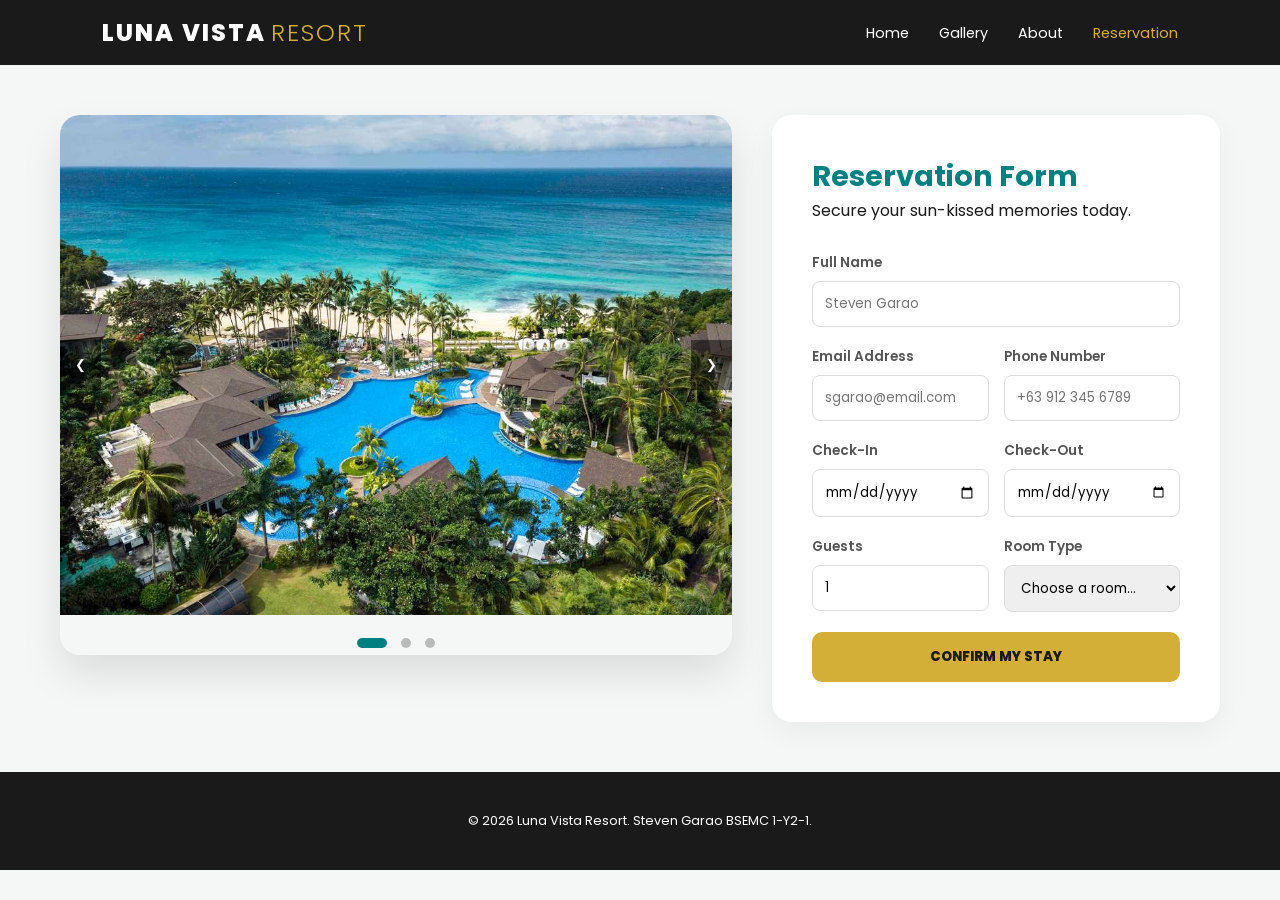
<file: Luna Vista Resort (Travel)/index.html>
<!DOCTYPE html>
<html lang="en">
<head>
    <meta charset="UTF-8">
    <meta name="viewport" content="width=device-width, initial-scale=1.0">
    <title>Reservation | Luna Vista Resort</title>
    <link rel="stylesheet" href="style.css">
    <link href="https://fonts.googleapis.com/css2?family=Poppins:wght@300;400;600;800&display=swap" rel="stylesheet">
</head>
<body class="res-body">

    <header class="navbar static">
        <a href="login.html" class="logo">LUNA VISTA<span>RESORT</span></a>
        <nav>
            <ul class="nav-links">
                <li><a href="login.html">Home</a></li>
                <li><a href="#">Gallery</a></li>
                <li><a href="#">About</a></li>
                <li><a href="index.html" class="active">Reservation</a></li>
            </ul>
        </nav>
    </header>

    <main class="res-container">
        <div class="res-grid">
            <section class="gallery-side">
                <div class="carousel-wrapper">
                    <div class="carousel">
                        <img src="pic1.jpg" class="slide active" alt="Room 1">
                        <img src="pic2.jpg" class="slide" alt="Room 2">
                        <img src="pic3.jpg" class="slide" alt="Room 3">
                        
                        <button class="carousel-btn prev">&#10094;</button>
                        <button class="carousel-btn next">&#10095;</button>
                    </div>
                    <div class="dots">
                        <span class="dot active"></span>
                        <span class="dot"></span>
                        <span class="dot"></span>
                    </div>
                </div>
            </section>

            <section class="form-side">
                <div class="form-header">
                    <h2>Reservation Form</h2>
                    <p>Secure your sun-kissed memories today.</p>
                </div>

                <form id="reservationForm" class="pro-form">
                    <div class="field">
                        <label>Full Name</label>
                        <input type="text" placeholder="Steven Garao" required>
                    </div>

                    <div class="two-col">
                        <div class="field">
                            <label>Email Address</label>
                            <input type="email" placeholder="sgarao@email.com" required>
                        </div>
                        <div class="field">
                            <label>Phone Number</label>
                            <input type="tel" placeholder="+63 912 345 6789" required>
                        </div>
                    </div>

                    <div class="two-col">
                        <div class="field">
                            <label>Check-In</label>
                            <input type="date" required>
                        </div>
                        <div class="field">
                            <label>Check-Out</label>
                            <input type="date" required>
                        </div>
                    </div>

                    <div class="two-col">
                        <div class="field">
                            <label>Guests</label>
                            <input type="number" min="1" max="12" value="1" required>
                        </div>
                        <div class="field">
                            <label>Room Type</label>
                            <select required>
                                <option value="">Choose a room...</option>
                                <option>Standard Garden View</option>
                                <option>Deluxe Ocean Suite</option>
                                <option>Presidential Villa</option>
                            </select>
                        </div>
                    </div>
                    
                    <button type="submit" class="main-btn">Confirm My Stay</button>
                </form>
            </section>
        </div>
    </main>

    <footer class="site-footer">
        <p>&copy; 2026 Luna Vista Resort. Steven Garao BSEMC 1-Y2-1.</p>
    </footer>

    <script src="script.js"></script>
</body>
</html>
</file>
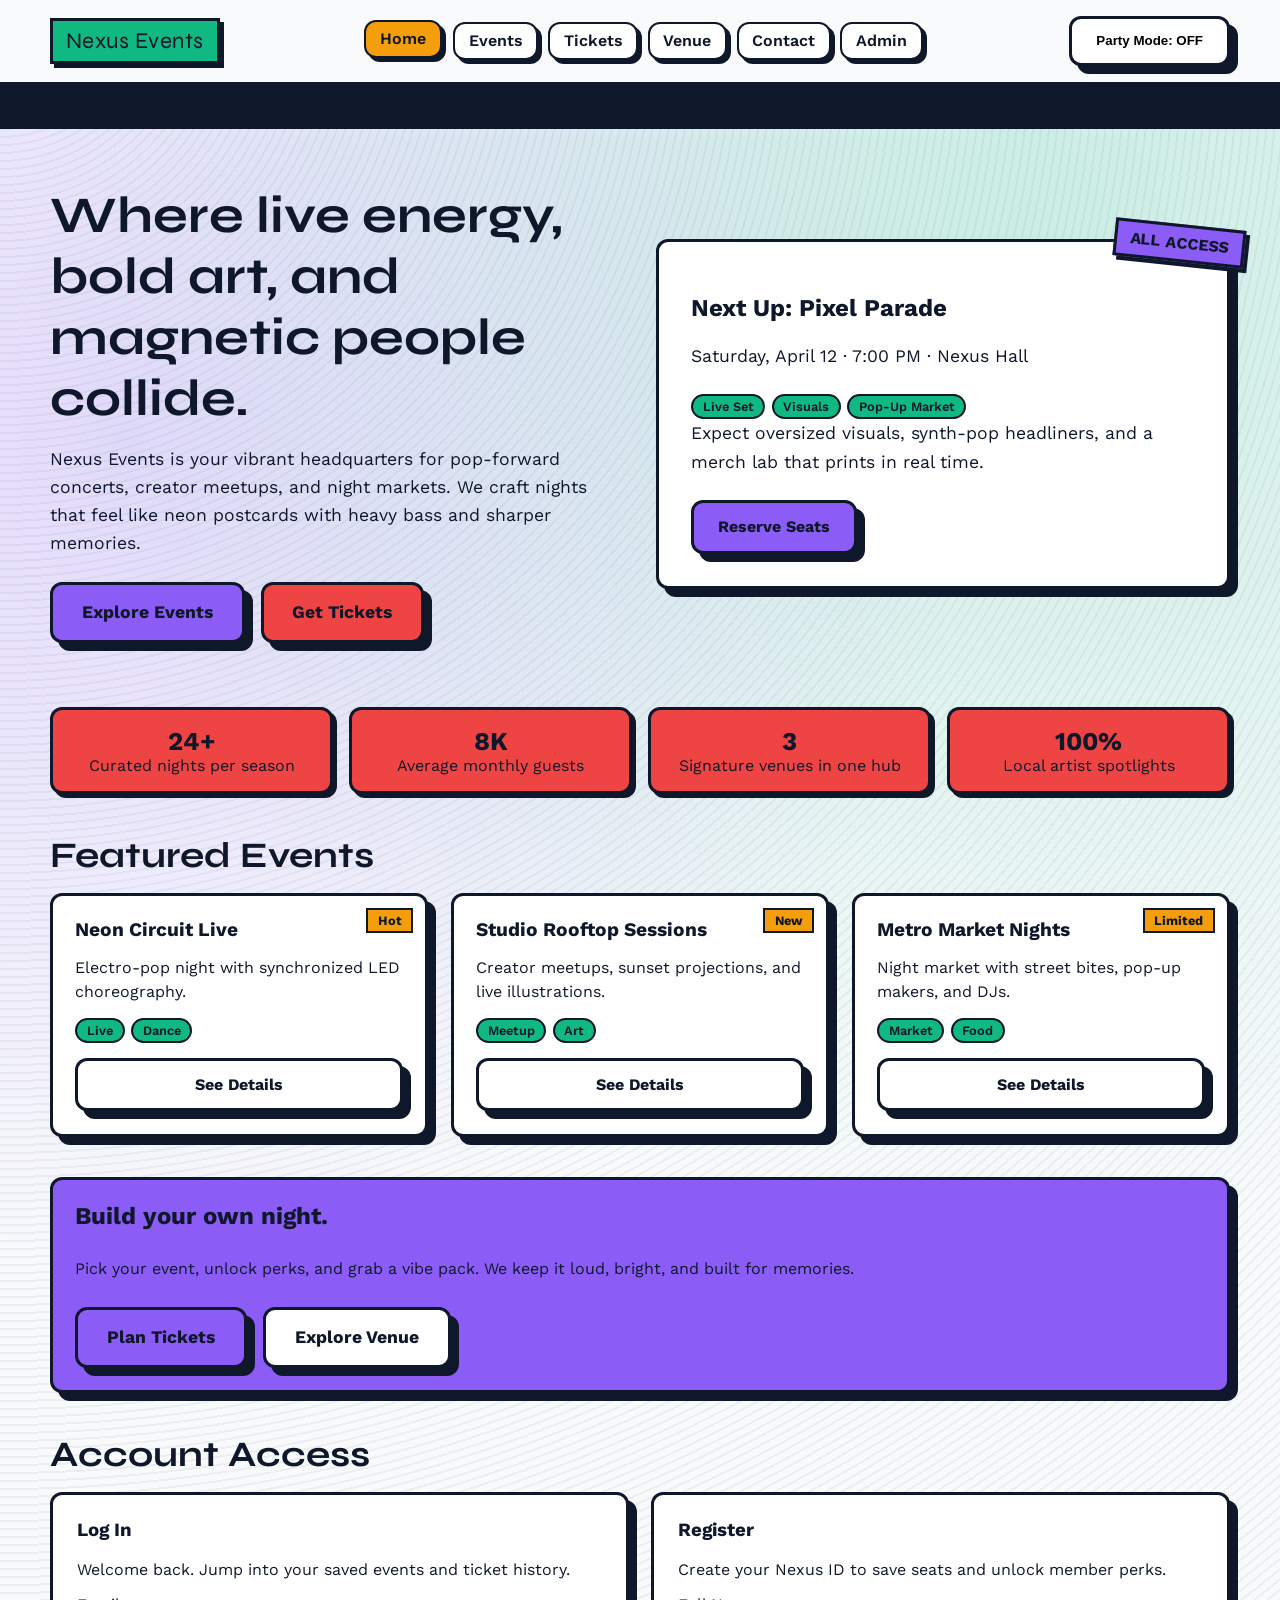
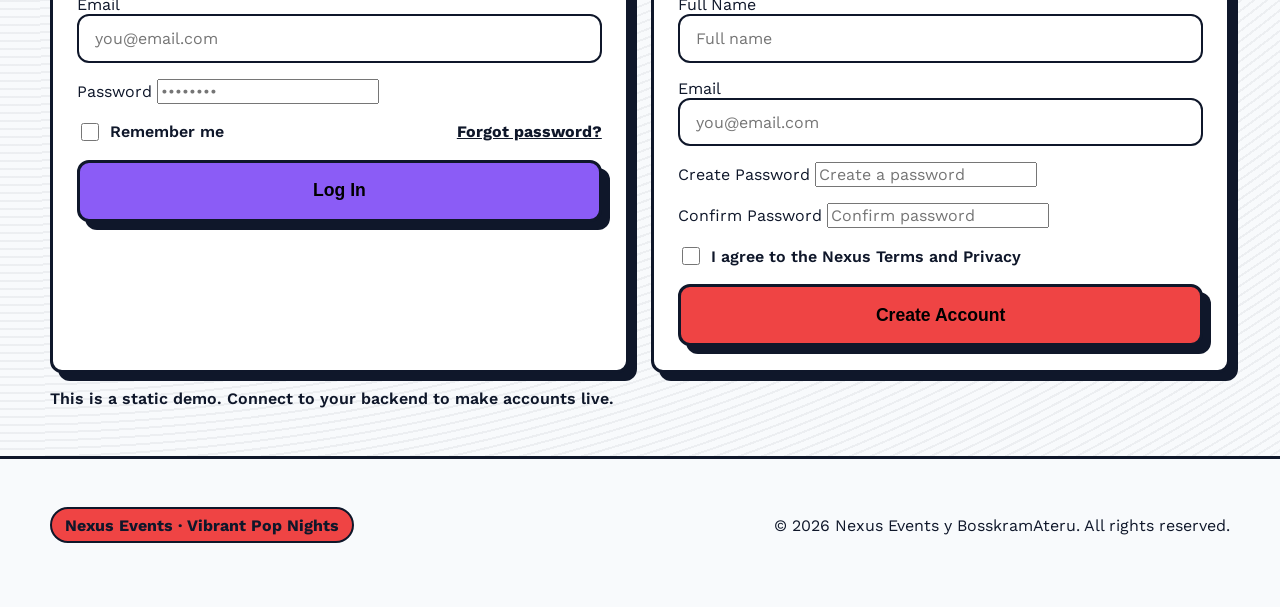
<file: Nexux Event/index.html>
﻿<!doctype html>
<html lang="en">
<head>
  <meta charset="UTF-8">
  <meta name="viewport" content="width=device-width, initial-scale=1.0">
  <title>Nexus Events | Home</title>
  <link rel="stylesheet" href="css/style.css">
</head>
<body data-page="home">
  <header class="site-header">
    <div class="container navbar">
      <a class="brand" href="index.html">Nexus Events</a>
      <nav class="nav-links">
        <a href="index.html" data-nav="home">Home</a>
        <a href="events.html" data-nav="events">Events</a>
        <a href="tickets.html" data-nav="tickets">Tickets</a>
        <a href="venue.html" data-nav="venue">Venue</a>
        <a href="contact.html" data-nav="contact">Contact</a>
        <a href="admin-login.html" data-nav="admin">Admin</a>
      </nav>
      <button class="btn btn--ghost" type="button" data-party-toggle>Party Mode: OFF</button>
    </div>
  </header>

  <div class="ticker">
    <span>NEW DROP: NEXUS NOISE WEEKENDER · TICKETS LIVE · VENUE MAP UPDATED · POP-UP MERCH LAB ·</span>
  </div>

  <main class="container">
    <section class="hero">
      <div>
        <h1>Where live energy, bold art, and magnetic people collide.</h1>
        <p>Nexus Events is your vibrant headquarters for pop-forward concerts, creator meetups, and night markets. We craft nights that feel like neon postcards with heavy bass and sharper memories.</p>
        <div class="button-row">
          <a class="btn btn--big" href="events.html" data-pulse>Explore Events</a>
          <a class="btn btn--big btn--alt" href="tickets.html">Get Tickets</a>
        </div>
      </div>
      <div class="hero-card">
        <div class="sticker">ALL ACCESS</div>
        <h2>Next Up: Pixel Parade</h2>
        <p>Saturday, April 12 · 7:00 PM · Nexus Hall</p>
        <div class="tag-row">
          <span class="tag">Live Set</span>
          <span class="tag">Visuals</span>
          <span class="tag">Pop-Up Market</span>
        </div>
        <p>Expect oversized visuals, synth-pop headliners, and a merch lab that prints in real time.</p>
        <a class="btn" href="tickets.html">Reserve Seats</a>
      </div>
    </section>

    <section class="stats">
      <div class="stat">
        <strong>24+</strong>
        Curated nights per season
      </div>
      <div class="stat">
        <strong>8K</strong>
        Average monthly guests
      </div>
      <div class="stat">
        <strong>3</strong>
        Signature venues in one hub
      </div>
      <div class="stat">
        <strong>100%</strong>
        Local artist spotlights
      </div>
    </section>

    <section>
      <h2 class="section-title">Featured Events</h2>
      <div class="grid">
        <article class="card">
          <span class="badge">Hot</span>
          <h3>Neon Circuit Live</h3>
          <p>Electro-pop night with synchronized LED choreography.</p>
          <div class="tag-row">
            <span class="tag">Live</span>
            <span class="tag">Dance</span>
          </div>
          <a class="btn btn--ghost" href="events.html">See Details</a>
        </article>
        <article class="card">
          <span class="badge">New</span>
          <h3>Studio Rooftop Sessions</h3>
          <p>Creator meetups, sunset projections, and live illustrations.</p>
          <div class="tag-row">
            <span class="tag">Meetup</span>
            <span class="tag">Art</span>
          </div>
          <a class="btn btn--ghost" href="events.html">See Details</a>
        </article>
        <article class="card">
          <span class="badge">Limited</span>
          <h3>Metro Market Nights</h3>
          <p>Night market with street bites, pop-up makers, and DJs.</p>
          <div class="tag-row">
            <span class="tag">Market</span>
            <span class="tag">Food</span>
          </div>
          <a class="btn btn--ghost" href="events.html">See Details</a>
        </article>
      </div>
    </section>

    <section style="margin-top: 2.5rem;">
      <div class="mega-banner">
        <h2>Build your own night.</h2>
        <p>Pick your event, unlock perks, and grab a vibe pack. We keep it loud, bright, and built for memories.</p>
        <div class="button-row">
          <a class="btn btn--big" href="tickets.html">Plan Tickets</a>
          <a class="btn btn--big btn--ghost" href="venue.html">Explore Venue</a>
        </div>
      </div>
    </section>

    <section style="margin-top: 2.5rem;">
      <h2 class="section-title">Account Access</h2>
      <div class="grid auth-grid">
        <div class="panel auth-card">
          <h3>Log In</h3>
          <p>Welcome back. Jump into your saved events and ticket history.</p>
          <form class="form-grid">
            <label>
              Email
              <input type="email" placeholder="you@email.com" required autocomplete="email">
            </label>
            <label>
              Password
              <input type="password" placeholder="••••••••" required autocomplete="current-password">
            </label>
            <div class="form-row">
              <label class="checkbox">
                <input type="checkbox">
                Remember me
              </label>
              <a class="link" href="contact.html">Forgot password?</a>
            </div>
            <button class="btn btn--big" type="submit">Log In</button>
          </form>
        </div>
        <div class="panel auth-card">
          <h3>Register</h3>
          <p>Create your Nexus ID to save seats and unlock member perks.</p>
          <form class="form-grid">
            <label>
              Full Name
              <input type="text" placeholder="Full name" required autocomplete="name">
            </label>
            <label>
              Email
              <input type="email" placeholder="you@email.com" required autocomplete="email">
            </label>
            <label>
              Create Password
              <input type="password" placeholder="Create a password" required autocomplete="new-password">
            </label>
            <label>
              Confirm Password
              <input type="password" placeholder="Confirm password" required autocomplete="new-password">
            </label>
            <label class="checkbox">
              <input type="checkbox" required>
              I agree to the Nexus Terms and Privacy
            </label>
            <button class="btn btn--big btn--alt" type="submit">Create Account</button>
          </form>
        </div>
      </div>
      <p class="form-note">This is a static demo. Connect to your backend to make accounts live.</p>
    </section>
  </main>

  <footer class="footer">
    <div class="container footer-inner">
      <p class="pill">Nexus Events · Vibrant Pop Nights</p>
      <p>© <span data-year></span> Nexus Events y BosskramAteru. All rights reserved.</p>
    </div>
  </footer>

  <script src="js/app.js" defer></script>
</body>
</html>
</file>
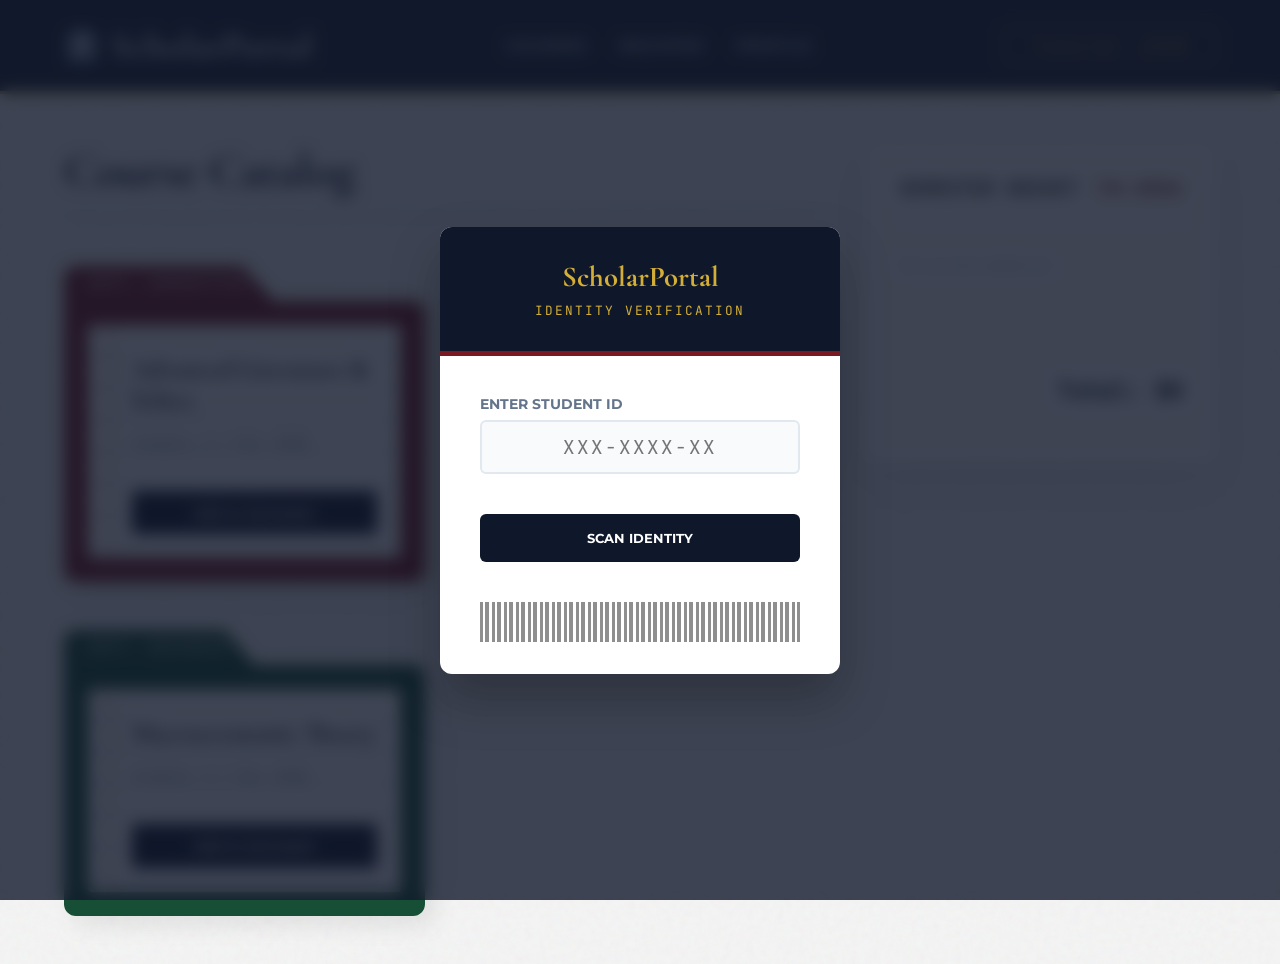
<file: ScholarPortal/index.html>
<!DOCTYPE html>
<html lang="en">
<head>
    <meta charset="UTF-8">
    <meta name="viewport" content="width=device-width, initial-scale=1.0">
    <title>ScholarPortal | Academic Excellence</title>
    <link href="https://fonts.googleapis.com/css2?family=Cormorant+Garamond:ital,wght@0,500;0,700;1,600&family=Montserrat:wght@400;600;800&family=JetBrains+Mono:wght@400;700&display=swap" rel="stylesheet">
    
    <style>
        /* =========================================================
           SCHOLARPORTAL - PRESTIGE ACADEMIC PALETTE
           ========================================================= */
        :root {
            --bg-marble: #F4F4F4;
            --navy-prestige: #0F172A;
            --gold-accent: #D4AF37;
            --folder-crimson: #7A1921;
            --folder-emerald: #164E36;
            --folder-slate: #334155;
            --paper-white: #FCFBFA;
            --ink-black: #1E1E1E;
            
            --font-serif: 'Cormorant Garamond', serif;
            --font-sans: 'Montserrat', sans-serif;
            --font-mono: 'JetBrains Mono', monospace;
        }

        * {
            margin: 0;
            padding: 0;
            box-sizing: border-box;
        }

        body {
            background-color: var(--bg-marble);
            color: var(--ink-black);
            font-family: var(--font-sans);
            /* Subtle marble/noise texture */
            background-image: url('data:image/svg+xml,%3Csvg viewBox="0 0 200 200" xmlns="http://www.w3.org/2000/svg"%3E%3Cfilter id="noiseFilter"%3E%3CfeTurbulence type="fractalNoise" baseFrequency="0.65" numOctaves="3" stitchTiles="stitch"/%3E%3C/filter%3E%3Crect width="100%25" height="100%25" filter="url(%23noiseFilter)" opacity="0.05"/%3E%3C/svg%3E');
            display: flex;
            flex-direction: column;
            min-height: 100vh;
        }

        /* ================= PREMIUM GLASSMORPHISM NAVBAR ================= */
        nav {
            background: rgba(15, 23, 42, 0.95);
            backdrop-filter: blur(10px);
            padding: 1.5rem 4rem;
            display: flex;
            justify-content: space-between;
            align-items: center;
            position: sticky;
            top: 0;
            z-index: 1000;
            border-bottom: 3px solid var(--gold-accent);
        }

        .brand-logo {
            font-family: var(--font-serif);
            font-size: 2.2rem;
            font-weight: 700;
            color: var(--paper-white);
            letter-spacing: 1px;
            display: flex;
            align-items: center;
            gap: 10px;
        }

        .brand-logo::before {
            content: '🏛️';
            font-size: 1.8rem;
        }

        .nav-links {
            display: flex;
            gap: 2rem;
            list-style: none;
        }

        .nav-links a {
            color: #CBD5E1;
            text-decoration: none;
            font-weight: 600;
            font-size: 0.95rem;
            text-transform: uppercase;
            letter-spacing: 1px;
            transition: color 0.3s;
        }

        .nav-links a:hover {
            color: var(--gold-accent);
        }

        .nav-info-badge {
            background: transparent;
            border: 1px solid var(--gold-accent);
            color: var(--gold-accent);
            padding: 0.5rem 1.5rem;
            font-family: var(--font-mono);
            font-size: 0.9rem;
            border-radius: 4px;
            transition: all 0.3s;
            cursor: pointer;
        }

        .nav-info-badge:hover, .nav-info-badge.active {
            background: var(--gold-accent);
            color: var(--navy-prestige);
            font-weight: 700;
        }

        /* ================= LAYOUT GRID ================= */
        .portal-layout {
            display: grid;
            grid-template-columns: 1fr 350px;
            gap: 3rem;
            padding: 3rem 4rem;
            max-width: 1600px;
            margin: 0 auto;
            width: 100%;
            flex-grow: 1;
        }

        .section-header {
            font-family: var(--font-serif);
            font-size: 3rem;
            color: var(--navy-prestige);
            margin-bottom: 3rem;
            border-bottom: 2px solid #E2E8F0;
            padding-bottom: 1rem;
        }

        /* ================= PHYSICAL FOLDER MODULES ================= */
        .catalog-grid {
            display: grid;
            grid-template-columns: repeat(auto-fit, minmax(320px, 1fr));
            gap: 3rem 2rem;
        }

        /* Ang "Malalang CSS" para sa Folders */
        .course-folder {
            position: relative;
            margin-top: 35px; /* Space for the folder tab */
            border-radius: 0 12px 12px 12px;
            padding: 1.5rem;
            box-shadow: 10px 10px 25px rgba(0,0,0,0.08);
            transition: transform 0.4s cubic-bezier(0.175, 0.885, 0.32, 1.275);
            display: flex;
            flex-direction: column;
        }

        .course-folder:hover {
            transform: translateY(-8px) scale(1.02);
            box-shadow: 15px 15px 30px rgba(0,0,0,0.12);
        }

        /* Folder Tab Generation using ::before */
        .course-folder::before {
            content: attr(data-dept);
            position: absolute;
            top: -35px;
            left: 0;
            height: 35px;
            padding: 0 25px;
            display: flex;
            align-items: center;
            font-family: var(--font-mono);
            font-size: 0.8rem;
            font-weight: 700;
            color: rgba(255,255,255,0.9);
            letter-spacing: 2px;
            border-radius: 12px 12px 0 0;
            /* Creates the angled tab effect */
            clip-path: polygon(0 0, 85% 0, 100% 100%, 0 100%);
        }

        /* Folder Colors */
        .f-crimson { background: var(--folder-crimson); }
        .f-crimson::before { background: var(--folder-crimson); }
        
        .f-emerald { background: var(--folder-emerald); }
        .f-emerald::before { background: var(--folder-emerald); }
        
        .f-slate { background: var(--folder-slate); }
        .f-slate::before { background: var(--folder-slate); }

        /* Lined Paper inside the folder */
        .folder-paper {
            background-color: var(--paper-white);
            border-radius: 4px;
            padding: 1.5rem;
            flex-grow: 1;
            box-shadow: inset 0 0 10px rgba(0,0,0,0.05);
            /* Classic Ruled Paper Effect */
            background-image: linear-gradient(transparent 95%, #CBD5E1 5%);
            background-size: 100% 2rem;
            line-height: 2rem;
            position: relative;
        }

        /* Red margin line on the paper */
        .folder-paper::before {
            content: '';
            position: absolute;
            left: 20px;
            top: 0;
            bottom: 0;
            width: 2px;
            background: rgba(220, 38, 38, 0.3);
        }

        .course-title {
            font-family: var(--font-serif);
            font-size: 1.6rem;
            font-weight: 700;
            line-height: 1.2;
            color: var(--navy-prestige);
            margin-left: 20px;
            padding-top: 5px;
            background: var(--paper-white); /* Masks the lines behind text */
            display: inline-block;
        }

        .course-credits {
            font-family: var(--font-mono);
            font-size: 0.85rem;
            color: #64748B;
            margin-left: 20px;
            display: block;
            margin-top: 0.5rem;
            margin-bottom: 1rem;
        }

        .add-course-btn {
            width: calc(100% - 20px);
            margin-left: 20px;
            margin-top: 1rem;
            background: var(--navy-prestige);
            color: var(--paper-white);
            border: none;
            padding: 0.8rem;
            font-family: var(--font-sans);
            font-weight: 600;
            font-size: 0.9rem;
            cursor: pointer;
            border-radius: 4px;
            transition: all 0.3s;
        }

        .add-course-btn:hover {
            background: var(--gold-accent);
            color: var(--navy-prestige);
        }

        .add-course-btn.added {
            background: #E2E8F0;
            color: #94A3B8;
            pointer-events: none;
        }

        /* ================= SEMESTER DOCKET (SIDEBAR) ================= */
        .semester-docket {
            background: var(--paper-white);
            border: 1px solid #E2E8F0;
            padding: 2rem;
            border-radius: 8px;
            box-shadow: 0 20px 40px rgba(0,0,0,0.05);
            height: fit-content;
            position: sticky;
            top: 120px;
        }

        .docket-header {
            font-family: var(--font-mono);
            font-weight: 700;
            font-size: 1.2rem;
            border-bottom: 2px dashed #CBD5E1;
            padding-bottom: 1rem;
            margin-bottom: 1.5rem;
            display: flex;
            justify-content: space-between;
        }

        .enrolled-list {
            list-style: none;
            margin-bottom: 2rem;
            min-height: 100px;
        }

        .enrolled-list li {
            font-family: var(--font-sans);
            font-size: 0.9rem;
            padding: 0.8rem 0;
            border-bottom: 1px solid #F1F5F9;
            display: flex;
            justify-content: space-between;
        }

        .fee-total {
            font-family: var(--font-mono);
            font-size: 1.5rem;
            font-weight: 700;
            color: var(--navy-prestige);
            text-align: right;
            margin-bottom: 1.5rem;
        }

        .pay-btn {
            width: 100%;
            background: var(--folder-emerald);
            color: white;
            border: none;
            padding: 1rem;
            font-family: var(--font-sans);
            font-weight: 800;
            text-transform: uppercase;
            letter-spacing: 1px;
            border-radius: 4px;
            cursor: pointer;
            transition: opacity 0.3s;
            display: none; /* Hidden until courses are added */
        }

        .pay-btn:hover {
            opacity: 0.9;
        }

        /* ================= IDENTITY-FIRST LOGIN MODAL ================= */
        .login-overlay {
            position: fixed;
            top: 0; left: 0; width: 100%; height: 100%;
            background: rgba(15, 23, 42, 0.8);
            backdrop-filter: blur(8px);
            display: flex;
            justify-content: center;
            align-items: center;
            z-index: 2000;
            transition: opacity 0.4s ease;
        }

        /* Designed to look like an official University ID Card */
        .id-card-login {
            background: white;
            width: 400px;
            border-radius: 12px;
            overflow: hidden;
            box-shadow: 0 25px 50px rgba(0,0,0,0.25);
            position: relative;
        }

        .id-header {
            background: var(--navy-prestige);
            color: var(--gold-accent);
            padding: 2rem;
            text-align: center;
            border-bottom: 5px solid var(--folder-crimson);
        }

        .id-header h2 {
            font-family: var(--font-serif);
            font-size: 1.8rem;
            margin-bottom: 0.5rem;
        }

        .id-header p {
            font-family: var(--font-mono);
            font-size: 0.8rem;
            letter-spacing: 2px;
        }

        .id-body {
            padding: 2.5rem;
        }

        .id-input-group {
            margin-bottom: 1.5rem;
        }

        .id-input-group label {
            display: block;
            font-family: var(--font-sans);
            font-size: 0.85rem;
            font-weight: 700;
            color: #64748B;
            margin-bottom: 0.5rem;
            text-transform: uppercase;
        }

        .id-input-group input {
            width: 100%;
            padding: 12px;
            font-family: var(--font-mono);
            font-size: 1.2rem;
            border: 2px solid #E2E8F0;
            border-radius: 6px;
            background: #F8FAFC;
            text-align: center;
            letter-spacing: 2px;
        }

        .id-input-group input:focus {
            outline: none;
            border-color: var(--gold-accent);
            background: white;
        }

        .scan-btn {
            width: 100%;
            background: var(--navy-prestige);
            color: white;
            border: none;
            padding: 1rem;
            font-family: var(--font-sans);
            font-weight: 700;
            border-radius: 6px;
            cursor: pointer;
            margin-top: 1rem;
        }
        
        /* Barcode graphic on ID */
        .id-footer {
            height: 40px;
            background: repeating-linear-gradient(to right, #1E1E1E, #1E1E1E 3px, white 3px, white 5px, #1E1E1E 5px, #1E1E1E 9px, white 9px, white 12px);
            margin: 0 2.5rem 2rem 2.5rem;
            opacity: 0.5;
        }

    </style>
</head>
<body>

    <div class="login-overlay" id="loginModal">
        <div class="id-card-login">
            <div class="id-header">
                <h2>ScholarPortal</h2>
                <p>IDENTITY VERIFICATION</p>
            </div>
            <div class="id-body">
                <div class="id-input-group">
                    <label>Enter Student ID</label>
                    <input type="text" placeholder="XXX-XXXX-XX" id="studentId" autocomplete="off">
                </div>
                <button class="scan-btn" onclick="authenticate()">SCAN IDENTITY</button>
            </div>
            <div class="id-footer"></div>
        </div>
    </div>

    <nav>
        <div class="brand-logo">ScholarPortal</div>
        <ul class="nav-links">
            <li><a href="#">Courses</a></li>
            <li><a href="#">Register</a></li>
            <li><a href="#">Profile</a></li>
        </ul>
        <button class="nav-info-badge" id="transcriptBtn">Transcript: LOCKED</button>
    </nav>

    <main class="portal-layout">
        
        <section>
            <h1 class="section-header">Course Catalog</h1>
            <div class="catalog-grid">
                
                <div class="course-folder f-crimson" data-dept="DEPT: HUMANITIES">
                    <div class="folder-paper">
                        <div class="course-title">Advanced Literature & Ethics</div>
                        <span class="course-credits">Credits: 3 | Fee: $450</span>
                        <button class="add-course-btn" onclick="addCourse(this, 'Adv. Literature', 450)">Add to Semester</button>
                    </div>
                </div>

                <div class="course-folder f-slate" data-dept="DEPT: SCIENCES">
                    <div class="folder-paper">
                        <div class="course-title">Quantum Mechanics Foundation</div>
                        <span class="course-credits">Credits: 4 | Fee: $600</span>
                        <button class="add-course-btn" onclick="addCourse(this, 'Quantum Mechanics', 600)">Add to Semester</button>
                    </div>
                </div>

                <div class="course-folder f-emerald" data-dept="DEPT: BUSINESS">
                    <div class="folder-paper">
                        <div class="course-title">Macroeconomic Theory</div>
                        <span class="course-credits">Credits: 3 | Fee: $450</span>
                        <button class="add-course-btn" onclick="addCourse(this, 'Macroeconomics', 450)">Add to Semester</button>
                    </div>
                </div>

            </div>
        </section>

        <aside>
            <div class="semester-docket">
                <div class="docket-header">
                    <span>SEMESTER DOCKET</span>
                    <span style="color: var(--folder-crimson);">FA-2026</span>
                </div>
                
                <ul class="enrolled-list" id="docketList">
                    <li style="color: #94A3B8; font-style: italic; border: none;">No courses added yet.</li>
                </ul>

                <div class="fee-total" id="feeTotal">Total: $0</div>
                <button class="pay-btn" id="payBtn" onclick="payFees()">Process Payment</button>
            </div>
        </aside>

    </main>

    <script>
        let totalFees = 0;
        let enrolledCount = 0;

        // 1. Identity-First Login Logic
        function authenticate() {
            const idInput = document.getElementById('studentId').value;
            if(idInput.length > 5) {
                document.getElementById('loginModal').style.opacity = '0';
                setTimeout(() => {
                    document.getElementById('loginModal').style.display = 'none';
                }, 400);
            } else {
                alert("Please enter a valid Student ID.");
            }
        }

        // 2. Add Course to Semester Docket
        function addCourse(btnElement, courseName, fee) {
            const list = document.getElementById('docketList');
            
            // Remove empty state text
            if(enrolledCount === 0) {
                list.innerHTML = ''; 
            }

            // Update state
            enrolledCount++;
            totalFees += fee;

            // Add to list visually
            const li = document.createElement('li');
            li.innerHTML = `<span>${courseName}</span> <span>$${fee}</span>`;
            list.appendChild(li);

            // Update Total and show Pay button
            document.getElementById('feeTotal').innerText = `Total: $${totalFees}`;
            document.getElementById('payBtn').style.display = 'block';

            // Visually disable the Add button
            btnElement.innerText = "✓ Enrolled";
            btnElement.classList.add('added');
        }

        // 3. Pay Fees & Unlock Transcript
        function payFees() {
            if(totalFees === 0) return;

            // Simulate payment processing
            const payBtn = document.getElementById('payBtn');
            payBtn.innerText = "Processing...";
            payBtn.style.background = "#D4AF37"; // turn gold

            setTimeout(() => {
                payBtn.innerText = "Payment Cleared";
                payBtn.style.background = "#94A3B8"; // turn gray
                payBtn.style.pointerEvents = "none";

                // Unlock the Transcript
                const transcriptBtn = document.getElementById('transcriptBtn');
                transcriptBtn.innerText = "View Transcript";
                transcriptBtn.classList.add('active');
                
                alert("Payment successful. Your courses have been officially registered and your transcript is now updated.");
            }, 1500);
        }
    </script>
</body>
</html>
</file>
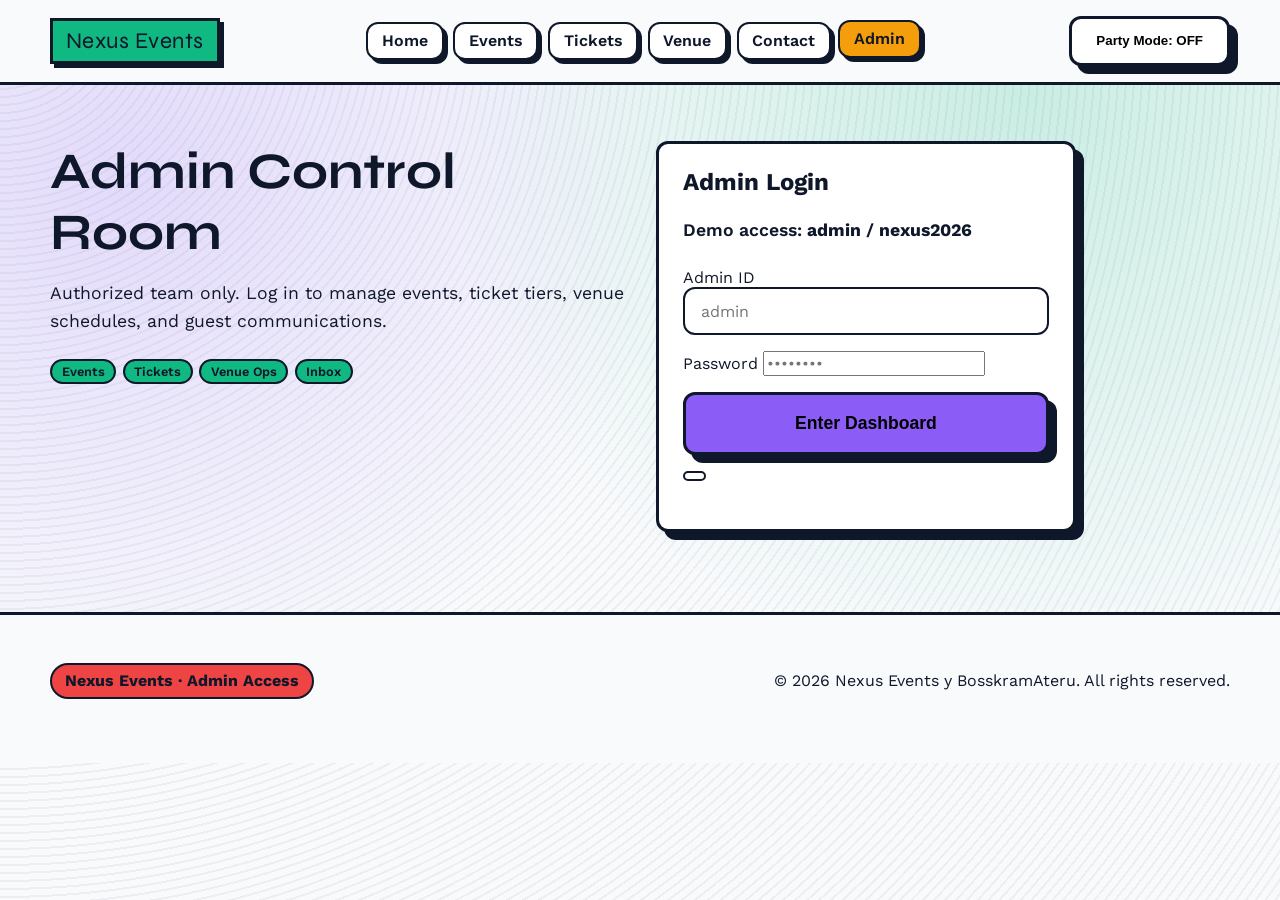
<file: Nexux Event/admin/index.html>
﻿<!doctype html>
<html lang="en">
<head>
  <meta charset="UTF-8">
  <meta name="viewport" content="width=device-width, initial-scale=1.0">
  <title>Nexus Events | Admin Dashboard</title>
  <link rel="stylesheet" href="../css/style.css">
</head>
<body data-page="admin-dashboard">
  <header class="site-header">
    <div class="container navbar">
      <a class="brand" href="../index.html">Nexus Events</a>
      <nav class="nav-links">
        <a href="../index.html">Back to Site</a>
        <button class="btn btn--ghost" type="button" data-admin-logout>Log Out</button>
      </nav>
    </div>
  </header>

  <main class="container">
    <section class="hero admin-hero">
      <div>
        <h1>Admin Index</h1>
        <p>Quick control of events, tickets, venue operations, and guest messages. Keep every Nexus night running loud and smooth.</p>
        <div class="button-row">
          <button class="btn btn--big" type="button">+ New Event</button>
          <button class="btn btn--big btn--alt" type="button">Update Ticket Tiers</button>
        </div>
      </div>
      <div class="hero-card">
        <div class="sticker">LIVE</div>
        <h2>Tonight's Headliner</h2>
        <p>Neon Circuit Live · 9:00 PM · Main Hall</p>
        <div class="tag-row">
          <span class="tag">Crew Ready</span>
          <span class="tag">Stage Check</span>
          <span class="tag">VIP List</span>
        </div>
        <a class="btn" href="../events.html">View Public Page</a>
      </div>
    </section>

    <section class="stats">
      <div class="stat">
        <strong>1,248</strong>
        Tickets sold today
      </div>
      <div class="stat">
        <strong>92%</strong>
        Venue capacity booked
      </div>
      <div class="stat">
        <strong>18</strong>
        Active staff on duty
      </div>
      <div class="stat">
        <strong>6</strong>
        Open support tickets
      </div>
    </section>

    <section class="admin-grid">
      <div class="panel">
        <h2 class="section-title" style="margin-top:0;">Upcoming Events</h2>
        <div class="table">
          <div class="table-row table-head">
            <span>Event</span>
            <span>Date</span>
            <span>Status</span>
          </div>
          <div class="table-row">
            <span>Pixel Parade</span>
            <span>Apr 12</span>
            <span class="status status--green">On Track</span>
          </div>
          <div class="table-row">
            <span>Metro Market Nights</span>
            <span>Apr 18</span>
            <span class="status status--yellow">Staffing</span>
          </div>
          <div class="table-row">
            <span>Studio Rooftop Sessions</span>
            <span>Apr 22</span>
            <span class="status status--green">Confirmed</span>
          </div>
        </div>
      </div>

      <div class="panel">
        <h2 class="section-title" style="margin-top:0;">Ticket Pulse</h2>
        <div class="ticket-meter">
          <div class="meter-row">
            <span>Pulse Pass</span>
            <div class="meter"><span style="width:70%"></span></div>
            <strong>70%</strong>
          </div>
          <div class="meter-row">
            <span>Glow Pass</span>
            <div class="meter"><span style="width:54%"></span></div>
            <strong>54%</strong>
          </div>
          <div class="meter-row">
            <span>Orbit Pass</span>
            <div class="meter"><span style="width:32%"></span></div>
            <strong>32%</strong>
          </div>
        </div>
        <div class="button-row" style="margin-top:1rem;">
          <button class="btn btn--ghost" type="button">Adjust Pricing</button>
          <button class="btn btn--ghost" type="button">Export List</button>
        </div>
      </div>

      <div class="panel">
        <h2 class="section-title" style="margin-top:0;">Venue Ops</h2>
        <ul class="checklist">
          <li class="checklist-item">
            <span class="status status--green">Ready</span>
            Stage lighting rig checked
          </li>
          <li class="checklist-item">
            <span class="status status--green">Ready</span>
            Market lane vendor load-in
          </li>
          <li class="checklist-item">
            <span class="status status--yellow">Pending</span>
            Rooftop sound calibration
          </li>
          <li class="checklist-item">
            <span class="status status--red">Alert</span>
            VIP lounge restock
          </li>
        </ul>
      </div>

      <div class="panel">
        <h2 class="section-title" style="margin-top:0;">Guest Inbox</h2>
        <div class="table">
          <div class="table-row table-head">
            <span>Sender</span>
            <span>Topic</span>
            <span>Priority</span>
          </div>
          <div class="table-row">
            <span>J. Alvarez</span>
            <span>Group Booking</span>
            <span class="status status--yellow">Medium</span>
          </div>
          <div class="table-row">
            <span>Press Studio</span>
            <span>Media Pass</span>
            <span class="status status--red">High</span>
          </div>
          <div class="table-row">
            <span>Merch Lab</span>
            <span>Inventory</span>
            <span class="status status--green">Low</span>
          </div>
        </div>
      </div>
    </section>
  </main>

  <footer class="footer">
    <div class="container footer-inner">
      <p class="pill">Nexus Events · Admin Desk</p>
      <p>© <span data-year></span> Nexus Events y BosskramAteru. All rights reserved.</p>
    </div>
  </footer>

  <script src="../js/app.js" defer></script>
  <script src="../js/admin.js" defer></script>
</body>
</html>
</file>
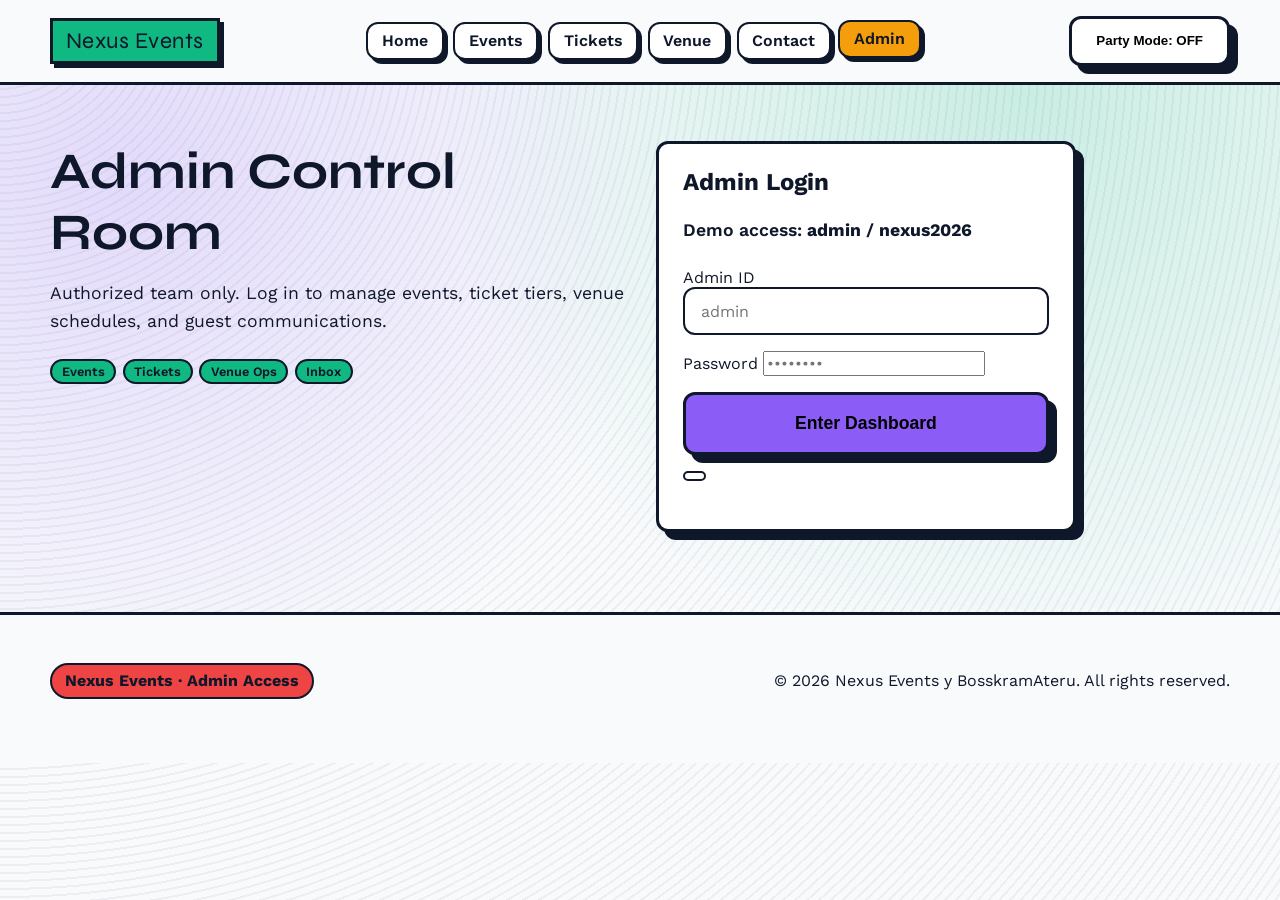
<file: Nexux Event/admin-login.html>
﻿<!doctype html>
<html lang="en">
<head>
  <meta charset="UTF-8">
  <meta name="viewport" content="width=device-width, initial-scale=1.0">
  <title>Nexus Events | Admin Login</title>
  <link rel="stylesheet" href="css/style.css">
</head>
<body data-page="admin">
  <header class="site-header">
    <div class="container navbar">
      <a class="brand" href="index.html">Nexus Events</a>
      <nav class="nav-links">
        <a href="index.html" data-nav="home">Home</a>
        <a href="events.html" data-nav="events">Events</a>
        <a href="tickets.html" data-nav="tickets">Tickets</a>
        <a href="venue.html" data-nav="venue">Venue</a>
        <a href="contact.html" data-nav="contact">Contact</a>
        <a href="admin-login.html" data-nav="admin">Admin</a>
      </nav>
      <button class="btn btn--ghost" type="button" data-party-toggle>Party Mode: OFF</button>
    </div>
  </header>

  <main class="container">
    <section class="hero admin-hero">
      <div>
        <h1>Admin Control Room</h1>
        <p>Authorized team only. Log in to manage events, ticket tiers, venue schedules, and guest communications.</p>
        <div class="tag-row">
          <span class="tag">Events</span>
          <span class="tag">Tickets</span>
          <span class="tag">Venue Ops</span>
          <span class="tag">Inbox</span>
        </div>
      </div>
      <div class="panel auth-card admin-login-card">
        <h2 style="margin-top:0;">Admin Login</h2>
        <p class="form-note">Demo access: <strong>admin</strong> / <strong>nexus2026</strong></p>
        <form class="form-grid" data-admin-form>
          <label>
            Admin ID
            <input type="text" placeholder="admin" required autocomplete="username" data-admin-user>
          </label>
          <label>
            Password
            <input type="password" placeholder="••••••••" required autocomplete="current-password" data-admin-pass>
          </label>
          <button class="btn btn--big" type="submit">Enter Dashboard</button>
          <p class="status" data-admin-status></p>
        </form>
      </div>
    </section>
  </main>

  <footer class="footer">
    <div class="container footer-inner">
      <p class="pill">Nexus Events · Admin Access</p>
      <p>© <span data-year></span> Nexus Events y BosskramAteru. All rights reserved.</p>
    </div>
  </footer>

  <script src="js/app.js" defer></script>
  <script src="js/admin.js" defer></script>
</body>
</html>
</file>
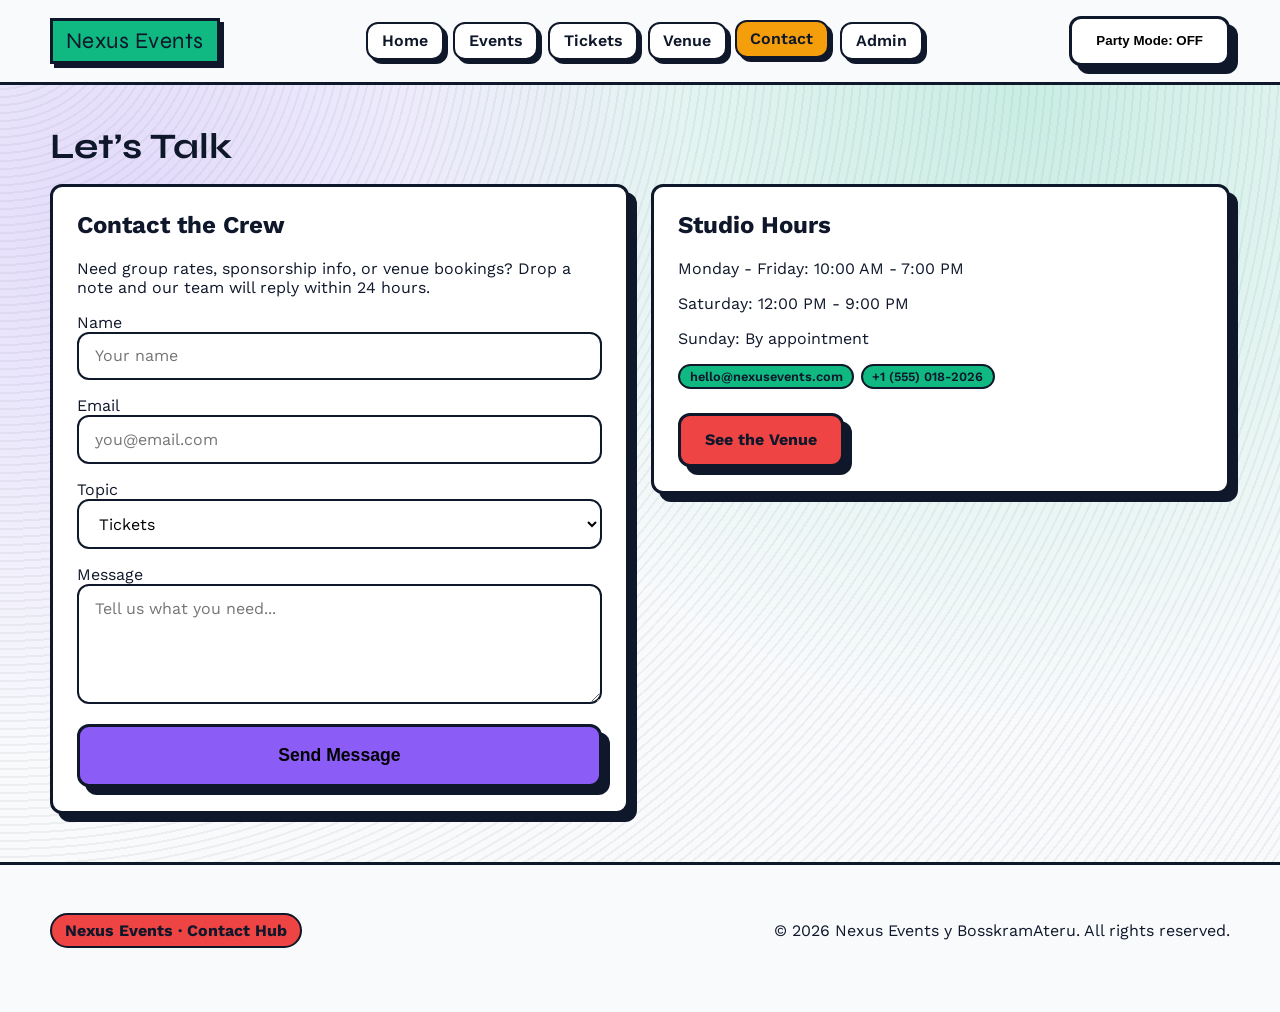
<file: Nexux Event/contact.html>
﻿<!doctype html>
<html lang="en">
<head>
  <meta charset="UTF-8">
  <meta name="viewport" content="width=device-width, initial-scale=1.0">
  <title>Nexus Events | Contact</title>
  <link rel="stylesheet" href="css/style.css">
</head>
<body data-page="contact">
  <header class="site-header">
    <div class="container navbar">
      <a class="brand" href="index.html">Nexus Events</a>
      <nav class="nav-links">
        <a href="index.html" data-nav="home">Home</a>
        <a href="events.html" data-nav="events">Events</a>
        <a href="tickets.html" data-nav="tickets">Tickets</a>
        <a href="venue.html" data-nav="venue">Venue</a>
        <a href="contact.html" data-nav="contact">Contact</a>
        <a href="admin-login.html" data-nav="admin">Admin</a>
      </nav>
      <button class="btn btn--ghost" type="button" data-party-toggle>Party Mode: OFF</button>
    </div>
  </header>

  <main class="container">
    <h1 class="section-title">Let’s Talk</h1>
    <section class="grid" style="align-items:start;">
      <div class="panel">
        <h2 style="margin-top:0;">Contact the Crew</h2>
        <p>Need group rates, sponsorship info, or venue bookings? Drop a note and our team will reply within 24 hours.</p>
        <form class="form-grid">
          <label>
            Name
            <input type="text" placeholder="Your name">
          </label>
          <label>
            Email
            <input type="email" placeholder="you@email.com">
          </label>
          <label>
            Topic
            <select>
              <option>Tickets</option>
              <option>Group Bookings</option>
              <option>Press</option>
              <option>Partnerships</option>
            </select>
          </label>
          <label>
            Message
            <textarea placeholder="Tell us what you need..."></textarea>
          </label>
          <button class="btn btn--big" type="submit">Send Message</button>
        </form>
      </div>
      <div class="panel">
        <h2 style="margin-top:0;">Studio Hours</h2>
        <p>Monday - Friday: 10:00 AM - 7:00 PM</p>
        <p>Saturday: 12:00 PM - 9:00 PM</p>
        <p>Sunday: By appointment</p>
        <div class="tag-row" style="margin-top:1rem;">
          <span class="tag">hello@nexusevents.com</span>
          <span class="tag">+1 (555) 018-2026</span>
        </div>
        <div style="margin-top:1.5rem;">
          <a class="btn btn--alt" href="venue.html">See the Venue</a>
        </div>
      </div>
    </section>
  </main>

  <footer class="footer">
    <div class="container footer-inner">
      <p class="pill">Nexus Events · Contact Hub</p>
      <p>© <span data-year></span> Nexus Events y BosskramAteru. All rights reserved.</p>
    </div>
  </footer>

  <script src="js/app.js" defer></script>
</body>
</html>
</file>
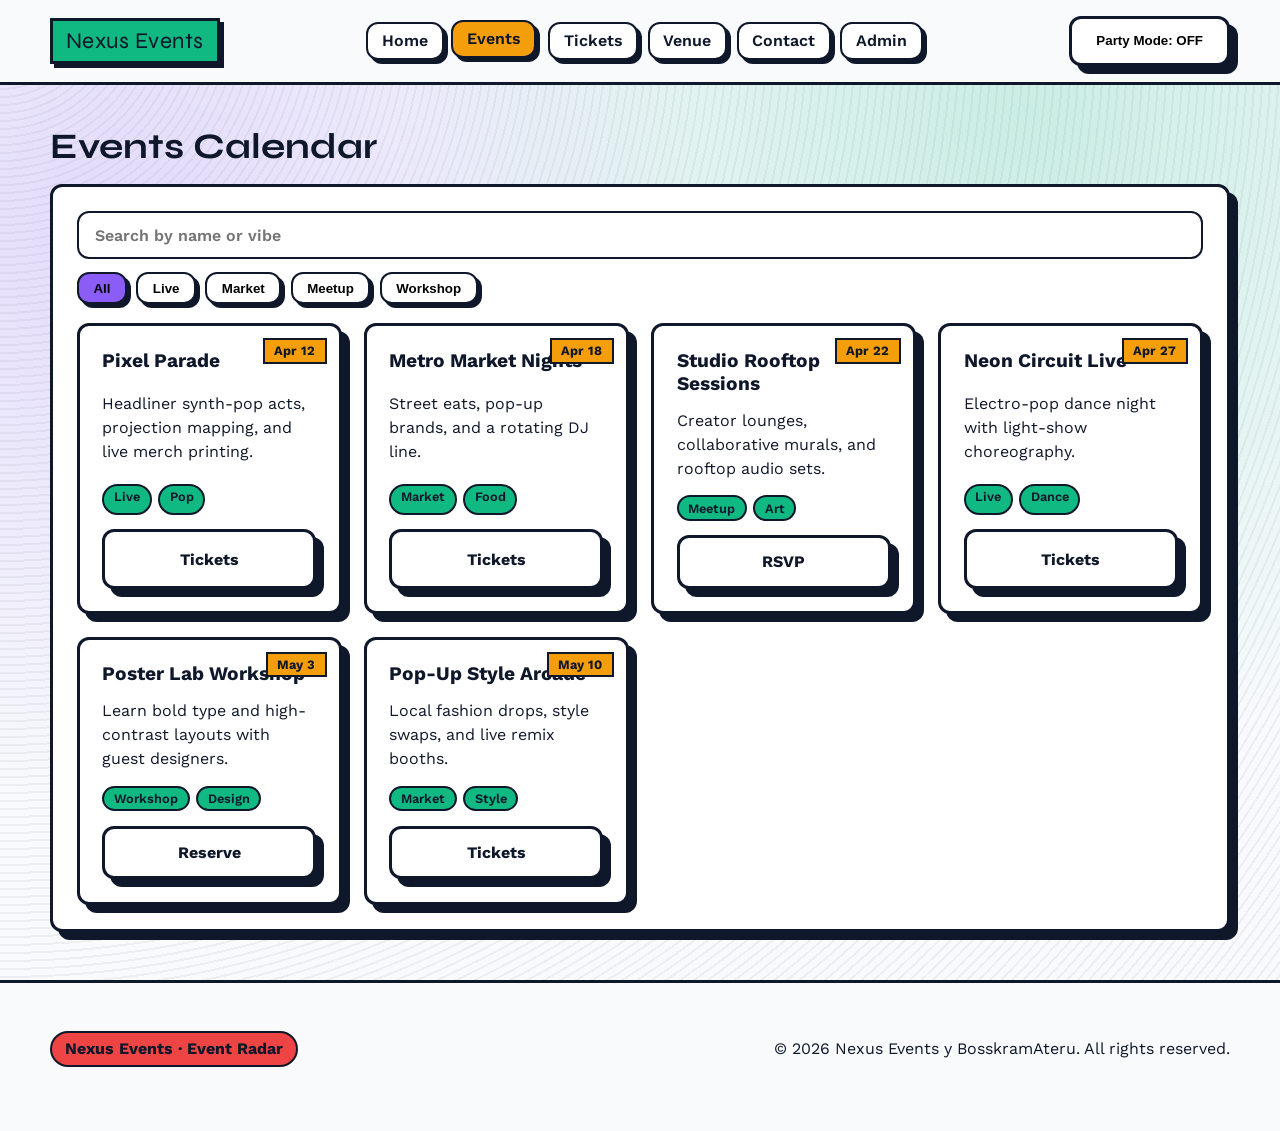
<file: Nexux Event/events.html>
﻿<!doctype html>
<html lang="en">
<head>
  <meta charset="UTF-8">
  <meta name="viewport" content="width=device-width, initial-scale=1.0">
  <title>Nexus Events | Events</title>
  <link rel="stylesheet" href="css/style.css">
</head>
<body data-page="events">
  <header class="site-header">
    <div class="container navbar">
      <a class="brand" href="index.html">Nexus Events</a>
      <nav class="nav-links">
        <a href="index.html" data-nav="home">Home</a>
        <a href="events.html" data-nav="events">Events</a>
        <a href="tickets.html" data-nav="tickets">Tickets</a>
        <a href="venue.html" data-nav="venue">Venue</a>
        <a href="contact.html" data-nav="contact">Contact</a>
        <a href="admin-login.html" data-nav="admin">Admin</a>
      </nav>
      <button class="btn btn--ghost" type="button" data-party-toggle>Party Mode: OFF</button>
    </div>
  </header>

  <main class="container">
    <h1 class="section-title">Events Calendar</h1>
    <div class="panel">
      <div class="filter-bar">
        <input type="text" placeholder="Search by name or vibe" data-search>
        <div class="filter-buttons">
          <button type="button" class="active" data-filter="all">All</button>
          <button type="button" data-filter="live">Live</button>
          <button type="button" data-filter="market">Market</button>
          <button type="button" data-filter="meetup">Meetup</button>
          <button type="button" data-filter="workshop">Workshop</button>
        </div>
      </div>
      <div class="grid">
        <article class="card" data-event-card data-tags="live pop neon">
          <span class="badge">Apr 12</span>
          <h3>Pixel Parade</h3>
          <p>Headliner synth-pop acts, projection mapping, and live merch printing.</p>
          <div class="tag-row">
            <span class="tag">Live</span>
            <span class="tag">Pop</span>
          </div>
          <a class="btn btn--ghost" href="tickets.html">Tickets</a>
        </article>
        <article class="card" data-event-card data-tags="market food dj">
          <span class="badge">Apr 18</span>
          <h3>Metro Market Nights</h3>
          <p>Street eats, pop-up brands, and a rotating DJ line.</p>
          <div class="tag-row">
            <span class="tag">Market</span>
            <span class="tag">Food</span>
          </div>
          <a class="btn btn--ghost" href="tickets.html">Tickets</a>
        </article>
        <article class="card" data-event-card data-tags="meetup art creator">
          <span class="badge">Apr 22</span>
          <h3>Studio Rooftop Sessions</h3>
          <p>Creator lounges, collaborative murals, and rooftop audio sets.</p>
          <div class="tag-row">
            <span class="tag">Meetup</span>
            <span class="tag">Art</span>
          </div>
          <a class="btn btn--ghost" href="tickets.html">RSVP</a>
        </article>
        <article class="card" data-event-card data-tags="live dance bass">
          <span class="badge">Apr 27</span>
          <h3>Neon Circuit Live</h3>
          <p>Electro-pop dance night with light-show choreography.</p>
          <div class="tag-row">
            <span class="tag">Live</span>
            <span class="tag">Dance</span>
          </div>
          <a class="btn btn--ghost" href="tickets.html">Tickets</a>
        </article>
        <article class="card" data-event-card data-tags="workshop design">
          <span class="badge">May 3</span>
          <h3>Poster Lab Workshop</h3>
          <p>Learn bold type and high-contrast layouts with guest designers.</p>
          <div class="tag-row">
            <span class="tag">Workshop</span>
            <span class="tag">Design</span>
          </div>
          <a class="btn btn--ghost" href="tickets.html">Reserve</a>
        </article>
        <article class="card" data-event-card data-tags="market fashion">
          <span class="badge">May 10</span>
          <h3>Pop-Up Style Arcade</h3>
          <p>Local fashion drops, style swaps, and live remix booths.</p>
          <div class="tag-row">
            <span class="tag">Market</span>
            <span class="tag">Style</span>
          </div>
          <a class="btn btn--ghost" href="tickets.html">Tickets</a>
        </article>
      </div>
    </div>
  </main>

  <footer class="footer">
    <div class="container footer-inner">
      <p class="pill">Nexus Events · Event Radar</p>
      <p>© <span data-year></span> Nexus Events y BosskramAteru. All rights reserved.</p>
    </div>
  </footer>

  <script src="js/app.js" defer></script>
</body>
</html>
</file>
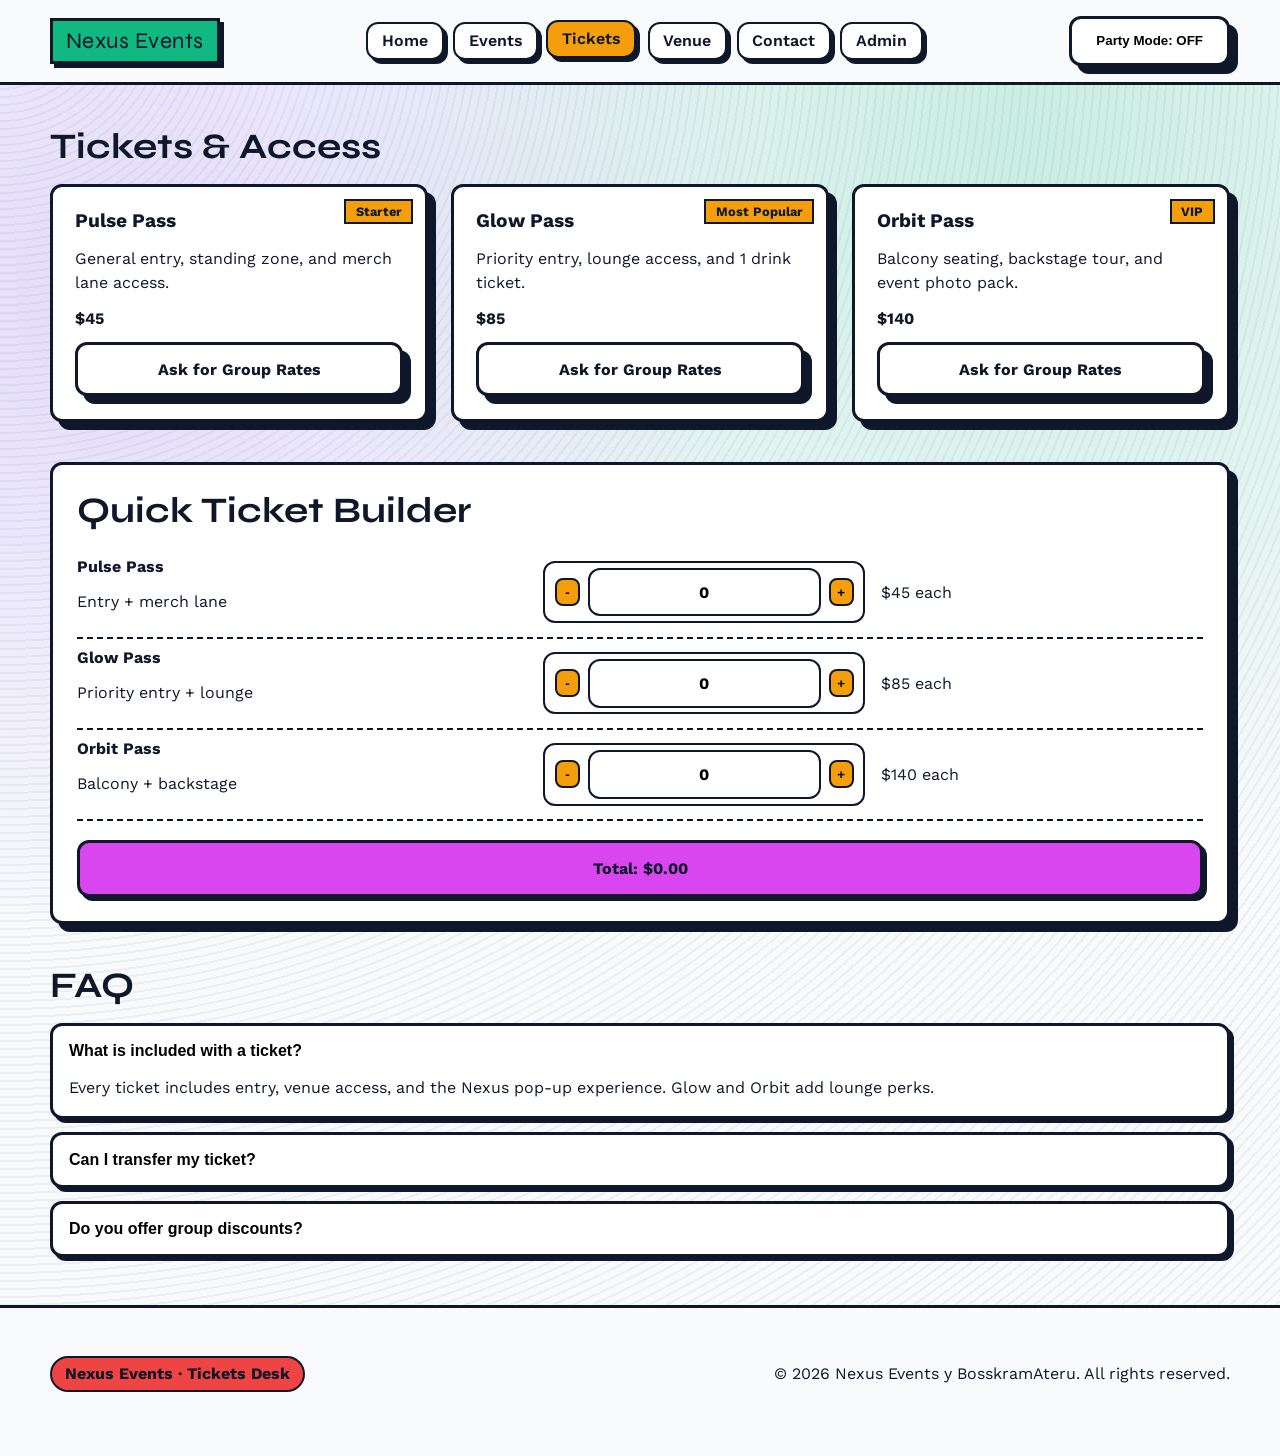
<file: Nexux Event/tickets.html>
﻿<!doctype html>
<html lang="en">
<head>
  <meta charset="UTF-8">
  <meta name="viewport" content="width=device-width, initial-scale=1.0">
  <title>Nexus Events | Tickets</title>
  <link rel="stylesheet" href="css/style.css">
</head>
<body data-page="tickets">
  <header class="site-header">
    <div class="container navbar">
      <a class="brand" href="index.html">Nexus Events</a>
      <nav class="nav-links">
        <a href="index.html" data-nav="home">Home</a>
        <a href="events.html" data-nav="events">Events</a>
        <a href="tickets.html" data-nav="tickets">Tickets</a>
        <a href="venue.html" data-nav="venue">Venue</a>
        <a href="contact.html" data-nav="contact">Contact</a>
        <a href="admin-login.html" data-nav="admin">Admin</a>
      </nav>
      <button class="btn btn--ghost" type="button" data-party-toggle>Party Mode: OFF</button>
    </div>
  </header>

  <main class="container">
    <h1 class="section-title">Tickets & Access</h1>

    <section class="grid">
      <article class="card">
        <span class="badge">Starter</span>
        <h3>Pulse Pass</h3>
        <p>General entry, standing zone, and merch lane access.</p>
        <strong>$45</strong>
        <a class="btn btn--ghost" href="contact.html">Ask for Group Rates</a>
      </article>
      <article class="card">
        <span class="badge">Most Popular</span>
        <h3>Glow Pass</h3>
        <p>Priority entry, lounge access, and 1 drink ticket.</p>
        <strong>$85</strong>
        <a class="btn btn--ghost" href="contact.html">Ask for Group Rates</a>
      </article>
      <article class="card">
        <span class="badge">VIP</span>
        <h3>Orbit Pass</h3>
        <p>Balcony seating, backstage tour, and event photo pack.</p>
        <strong>$140</strong>
        <a class="btn btn--ghost" href="contact.html">Ask for Group Rates</a>
      </article>
    </section>

    <section style="margin-top: 2.5rem;">
      <div class="panel">
        <h2 class="section-title" style="margin-top:0;">Quick Ticket Builder</h2>
        <div class="ticket-row" data-ticket-row data-price="45">
          <div>
            <strong>Pulse Pass</strong>
            <p>Entry + merch lane</p>
          </div>
          <div class="qty-control">
            <button type="button" data-qty-minus>-</button>
            <input type="text" value="0" data-qty>
            <button type="button" data-qty-plus>+</button>
          </div>
          <div>$45 each</div>
        </div>
        <div class="ticket-row" data-ticket-row data-price="85">
          <div>
            <strong>Glow Pass</strong>
            <p>Priority entry + lounge</p>
          </div>
          <div class="qty-control">
            <button type="button" data-qty-minus>-</button>
            <input type="text" value="0" data-qty>
            <button type="button" data-qty-plus>+</button>
          </div>
          <div>$85 each</div>
        </div>
        <div class="ticket-row" data-ticket-row data-price="140">
          <div>
            <strong>Orbit Pass</strong>
            <p>Balcony + backstage</p>
          </div>
          <div class="qty-control">
            <button type="button" data-qty-minus>-</button>
            <input type="text" value="0" data-qty>
            <button type="button" data-qty-plus>+</button>
          </div>
          <div>$140 each</div>
        </div>
        <div class="total-box" style="margin-top: 1.2rem;">
          Total: <span data-total>$0</span>
        </div>
      </div>
    </section>

    <section style="margin-top: 2.5rem;">
      <h2 class="section-title">FAQ</h2>
      <div class="accordion" data-accordion>
        <div class="accordion-item open">
          <button type="button">What is included with a ticket?</button>
          <div class="content">
            Every ticket includes entry, venue access, and the Nexus pop-up experience. Glow and Orbit add lounge perks.
          </div>
        </div>
        <div class="accordion-item">
          <button type="button">Can I transfer my ticket?</button>
          <div class="content">
            Yes. Tickets can be transferred up to 6 hours before doors open. Contact our support crew.
          </div>
        </div>
        <div class="accordion-item">
          <button type="button">Do you offer group discounts?</button>
          <div class="content">
            Groups of 8 or more get custom bundles. Hit us up on the contact page for a quick quote.
          </div>
        </div>
      </div>
    </section>
  </main>

  <footer class="footer">
    <div class="container footer-inner">
      <p class="pill">Nexus Events · Tickets Desk</p>
      <p>© <span data-year></span> Nexus Events y BosskramAteru. All rights reserved.</p>
    </div>
  </footer>

  <script src="js/app.js" defer></script>
</body>
</html>
</file>
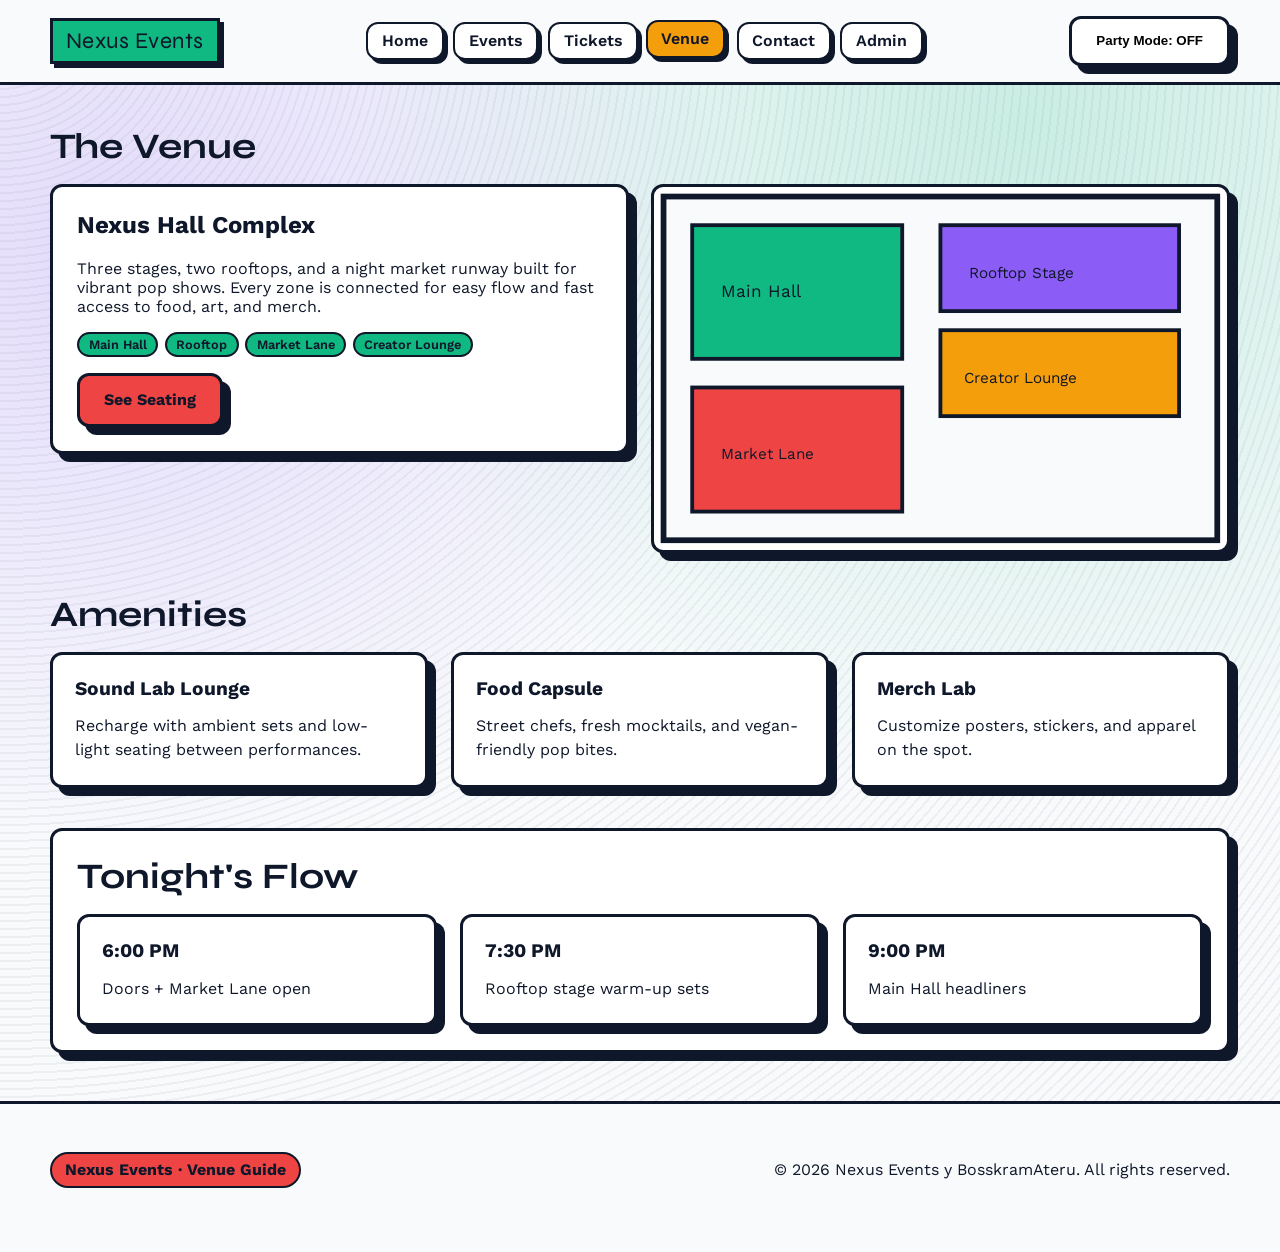
<file: Nexux Event/venue.html>
﻿<!doctype html>
<html lang="en">
<head>
  <meta charset="UTF-8">
  <meta name="viewport" content="width=device-width, initial-scale=1.0">
  <title>Nexus Events | Venue</title>
  <link rel="stylesheet" href="css/style.css">
</head>
<body data-page="venue">
  <header class="site-header">
    <div class="container navbar">
      <a class="brand" href="index.html">Nexus Events</a>
      <nav class="nav-links">
        <a href="index.html" data-nav="home">Home</a>
        <a href="events.html" data-nav="events">Events</a>
        <a href="tickets.html" data-nav="tickets">Tickets</a>
        <a href="venue.html" data-nav="venue">Venue</a>
        <a href="contact.html" data-nav="contact">Contact</a>
        <a href="admin-login.html" data-nav="admin">Admin</a>
      </nav>
      <button class="btn btn--ghost" type="button" data-party-toggle>Party Mode: OFF</button>
    </div>
  </header>

  <main class="container">
    <h1 class="section-title">The Venue</h1>
    <section class="grid" style="align-items:start;">
      <div class="panel">
        <h2 style="margin-top:0;">Nexus Hall Complex</h2>
        <p>Three stages, two rooftops, and a night market runway built for vibrant pop shows. Every zone is connected for easy flow and fast access to food, art, and merch.</p>
        <div class="tag-row">
          <span class="tag">Main Hall</span>
          <span class="tag">Rooftop</span>
          <span class="tag">Market Lane</span>
          <span class="tag">Creator Lounge</span>
        </div>
        <div style="margin-top:1rem;">
          <a class="btn btn--alt" href="tickets.html">See Seating</a>
        </div>
      </div>
      <div class="map-box">
        <svg viewBox="0 0 600 380" xmlns="http://www.w3.org/2000/svg">
          <rect x="10" y="10" width="580" height="360" fill="#f8fafc" stroke="#0f172a" stroke-width="6" />
          <rect x="40" y="40" width="220" height="140" fill="#10b981" stroke="#0f172a" stroke-width="4" />
          <text x="70" y="115" font-size="18" font-family="Work Sans" fill="#0f172a">Main Hall</text>
          <rect x="300" y="40" width="250" height="90" fill="#8b5cf6" stroke="#0f172a" stroke-width="4" />
          <text x="330" y="95" font-size="16" font-family="Work Sans" fill="#0f172a">Rooftop Stage</text>
          <rect x="300" y="150" width="250" height="90" fill="#f59e0b" stroke="#0f172a" stroke-width="4" />
          <text x="325" y="205" font-size="16" font-family="Work Sans" fill="#0f172a">Creator Lounge</text>
          <rect x="40" y="210" width="220" height="130" fill="#ef4444" stroke="#0f172a" stroke-width="4" />
          <text x="70" y="285" font-size="16" font-family="Work Sans" fill="#0f172a">Market Lane</text>
        </svg>
      </div>
    </section>

    <section style="margin-top: 2.5rem;">
      <h2 class="section-title">Amenities</h2>
      <div class="grid">
        <article class="card">
          <h3>Sound Lab Lounge</h3>
          <p>Recharge with ambient sets and low-light seating between performances.</p>
        </article>
        <article class="card">
          <h3>Food Capsule</h3>
          <p>Street chefs, fresh mocktails, and vegan-friendly pop bites.</p>
        </article>
        <article class="card">
          <h3>Merch Lab</h3>
          <p>Customize posters, stickers, and apparel on the spot.</p>
        </article>
      </div>
    </section>

    <section style="margin-top: 2.5rem;">
      <div class="panel">
        <h2 class="section-title" style="margin-top:0;">Tonight's Flow</h2>
        <div class="grid">
          <div class="card">
            <h3>6:00 PM</h3>
            <p>Doors + Market Lane open</p>
          </div>
          <div class="card">
            <h3>7:30 PM</h3>
            <p>Rooftop stage warm-up sets</p>
          </div>
          <div class="card">
            <h3>9:00 PM</h3>
            <p>Main Hall headliners</p>
          </div>
        </div>
      </div>
    </section>
  </main>

  <footer class="footer">
    <div class="container footer-inner">
      <p class="pill">Nexus Events · Venue Guide</p>
      <p>© <span data-year></span> Nexus Events y BosskramAteru. All rights reserved.</p>
    </div>
  </footer>

  <script src="js/app.js" defer></script>
</body>
</html>
</file>
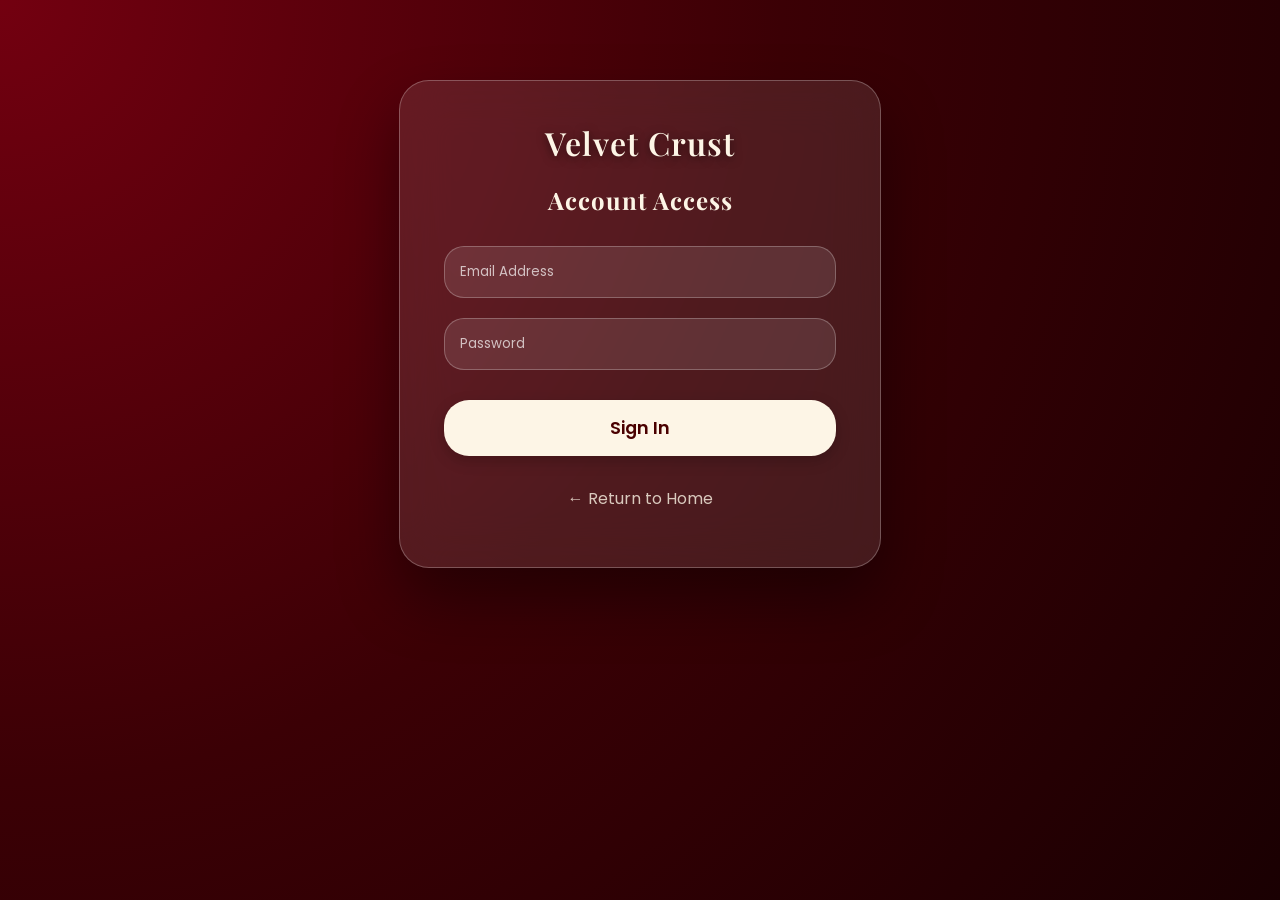
<file: Velvet Crust Cakes (Bakery)/login.html>
<!DOCTYPE html>
<html lang="en">
<head>
    <meta charset="UTF-8">
    <title>Login | Velvet Crust Cakes</title>
    <link rel="stylesheet" href="style.css">
</head>
<body>
    <div class="container centered-card">
        <div class="logo" style="margin-bottom: 10px;">Velvet Crust</div>
        <h2 style="color: var(--cream); margin-bottom: 30px; font-size: 1.5rem;">Account Access</h2>
        
        <div class="input-group" style="margin-bottom: 20px;">
            <input type="email" placeholder="Email Address" style="width:90%; padding:15px; border-radius:20px; border:1px solid var(--glass-border); background:rgba(255,255,255,0.1); color:white; font-family: 'Poppins', sans-serif;">
        </div>
        
        <div class="input-group" style="margin-bottom: 30px;">
            <input type="password" placeholder="Password" style="width:90%; padding:15px; border-radius:20px; border:1px solid var(--glass-border); background:rgba(255,255,255,0.1); color:white; font-family: 'Poppins', sans-serif;">
        </div>
        
        <button class="btn-cream" style="width: 98%; padding: 15px; font-size: 1.1rem;">Sign In</button>
        
        <p style="margin-top: 30px;">
            <a href="index.html" style="color: var(--cream); text-decoration: none; opacity: 0.8; transition: 0.3s;">← Return to Home</a>
        </p>
    </div>
</body>
</html>
</file>
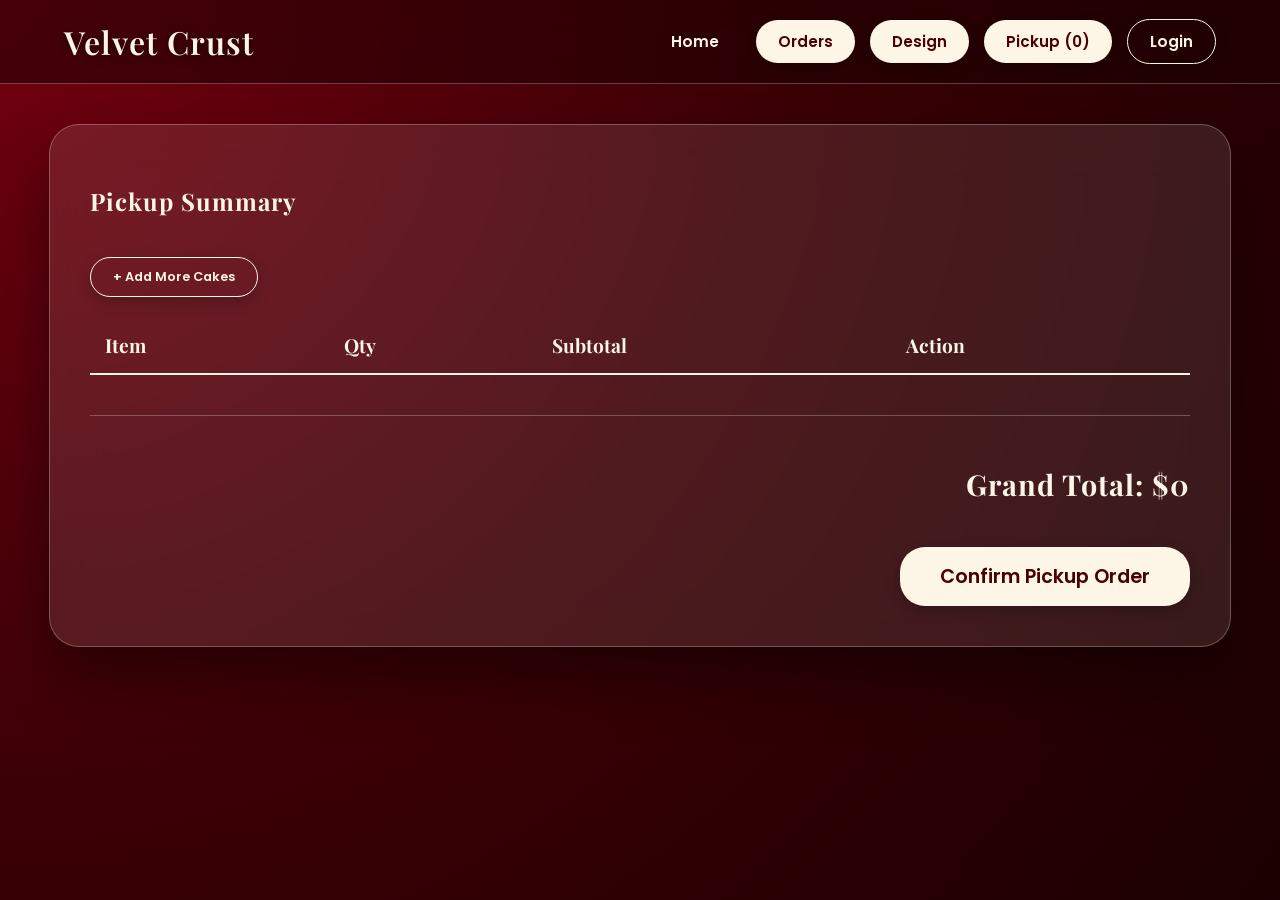
<file: Velvet Crust Cakes (Bakery)/summary.html>
<!DOCTYPE html>
<html lang="en">
<head>
    <meta charset="UTF-8">
    <title>Pickup Summary | Velvet Crust Cakes</title>
    <link rel="stylesheet" href="style.css">
</head>
<body>
    <nav>
        <div class="logo">Velvet Crust</div>
        <div class="nav-links">
            <a href="index.html" class="btn-cream" style="background:transparent; color:var(--cream); border:none; box-shadow:none;">Home</a>
            <a href="shop.html" class="btn-cream">Orders</a>
            <a href="shop.html" class="btn-cream">Design</a>
            <a href="summary.html" class="btn-cream">Pickup (<span id="cart-count">0</span>)</a>
            <a href="login.html" class="btn-cream btn-outline">Login</a>
        </div>
    </nav>

    <div class="container">
        <section id="summary" class="page">
            <h2 style="color: var(--cream);">Pickup Summary</h2>
            <table>
                <thead>
                    <tr><th>Item</th><th>Qty</th><th>Subtotal</th><th>Action</th></tr>
                </thead>
                <button onclick="window.location.href='shop.html'" class="btn-cream btn-outline" style="margin-top: 20px; font-size: 0.8rem;">+ Add More Cakes</button>
                <tbody id="cart-items"></tbody>
            </table>
            <div style="text-align: right; margin-top: 40px; border-top: 1px solid var(--glass-border); padding-top: 20px;">
                <h3 style="color: var(--cream); font-size: 1.8rem;">Grand Total: $<span id="total-price">0</span></h3>
                <button class="btn-cream" onclick="alert('Proceeding to Checkout for Pickup...')" style="font-size: 1.2rem; padding: 15px 40px; margin-top: 15px;">Confirm Pickup Order</button>
            </div>
        </section>
    </div>
    <script src="script.js"></script>
</body>
</html>
</file>
<file: Luna Vista Resort (Travel)/style.css>
:root {
    --primary: #008080; /* Teal/Beach Water */
    --accent: #d4af37;  /* Gold/Sand */
    --white: #ffffff;
    --dark: #1a1a1a;
    --glass: rgba(255, 255, 255, 0.15);
}

* { margin: 0; padding: 0; box-sizing: border-box; font-family: 'Poppins', sans-serif; }

body { background: #f4f7f6; color: var(--dark); overflow-x: hidden; }

/* --- NAVIGATION --- */
.navbar {
    display: flex; justify-content: space-between; align-items: center;
    padding: 20px 8%; position: fixed; width: 100%; top: 0; z-index: 1000;
    transition: 0.3s; background: transparent;
}
.navbar.static { background: var(--dark); position: sticky; padding: 15px 8%; }

.logo { font-weight: 800; font-size: 1.5rem; color: var(--white); text-decoration: none; letter-spacing: 2px; }
.logo span { color: var(--accent); font-weight: 300; margin-left: 5px; }

.nav-links { display: flex; list-style: none; align-items: center; gap: 30px; }
.nav-links a { color: var(--white); text-decoration: none; font-size: 0.9rem; font-weight: 400; transition: 0.3s; }
.nav-links a:hover, .nav-links a.active { color: var(--accent); }

.btn-nav { background: var(--accent); padding: 10px 20px; border-radius: 50px; color: var(--dark) !important; font-weight: 600 !important; }

/* --- HERO & VIDEO --- */
.hero-section { height: 100vh; display: flex; align-items: center; justify-content: center; position: relative; }
.bg-video { position: absolute; top: 0; left: 0; width: 100%; height: 100%; object-fit: cover; z-index: -1; }
.overlay { position: absolute; top: 0; left: 0; width: 100%; height: 100%; background: rgba(0,0,0,0.4); z-index: 0; }

/* --- GLASS LOGIN --- */
.login-container { z-index: 1; width: 100%; max-width: 450px; padding: 20px; }
.glass-box {
    background: var(--glass); backdrop-filter: blur(15px); -webkit-backdrop-filter: blur(15px);
    border: 1px solid rgba(255,255,255,0.2); border-radius: 20px; padding: 50px 40px;
    text-align: center; color: white; box-shadow: 0 25px 50px rgba(0,0,0,0.3);
}
.glass-box h1 { font-weight: 600; margin-bottom: 10px; }
.glass-box p { font-size: 0.9rem; margin-bottom: 30px; opacity: 0.8; }

/* Floating Input Style */
.input-group { position: relative; margin-bottom: 25px; }
.input-group input {
    width: 100%; padding: 10px 0; background: transparent; border: none;
    border-bottom: 1px solid #fff; outline: none; color: #fff; font-size: 1rem;
}
.input-group label {
    position: absolute; top: 10px; left: 0; pointer-events: none; transition: 0.3s; opacity: 0.7;
}
.input-group input:focus ~ label, .input-group input:valid ~ label { top: -15px; font-size: 0.8rem; color: var(--accent); opacity: 1; }

.main-btn {
    width: 100%; padding: 15px; background: var(--accent); border: none; border-radius: 10px;
    color: var(--dark); font-weight: 800; text-transform: uppercase; cursor: pointer; transition: 0.3s;
}
.main-btn:hover { transform: translateY(-3px); box-shadow: 0 10px 20px rgba(212, 175, 55, 0.4); }

/* --- RESERVATION PAGE --- */
.res-container { max-width: 1200px; margin: 50px auto; padding: 0 20px; }
.res-grid { display: grid; grid-template-columns: 1.2fr 0.8fr; gap: 40px; }

.carousel-wrapper { position: relative; border-radius: 20px; overflow: hidden; box-shadow: 0 20px 40px rgba(0,0,0,0.1); }
.carousel { height: 500px; position: relative; }
.slide { width: 100%; height: 100%; object-fit: cover; position: absolute; display: none; transition: 0.5s; }
.slide.active { display: block; animation: fade 0.8s; }

.carousel-btn {
    position: absolute; top: 50%; transform: translateY(-50%); background: rgba(0,0,0,0.5);
    color: white; border: none; padding: 15px; cursor: pointer; z-index: 10;
}
.next { right: 0; }
.dots { text-align: center; margin-top: 15px; }
.dot { height: 10px; width: 10px; background: #bbb; border-radius: 50%; display: inline-block; margin: 0 5px; cursor: pointer; }
.dot.active { background: var(--primary); width: 30px; border-radius: 5px; }

.form-side { background: white; padding: 40px; border-radius: 20px; box-shadow: 0 10px 30px rgba(0,0,0,0.05); }
.form-header { margin-bottom: 30px; }
.form-header h2 { color: var(--primary); font-size: 1.8rem; }

.field { margin-bottom: 20px; }
.field label { display: block; font-size: 0.85rem; font-weight: 600; margin-bottom: 8px; color: #555; }
.field input, .field select {
    width: 100%; padding: 12px; border: 1px solid #ddd; border-radius: 8px; outline: none; transition: 0.3s;
}
.field input:focus { border-color: var(--primary); }
.two-col { display: grid; grid-template-columns: 1fr 1fr; gap: 15px; }

.site-footer { text-align: center; padding: 40px; background: var(--dark); color: white; font-size: 0.8rem; margin-top: 50px; }

@keyframes fade { from { opacity: 0.4; } to { opacity: 1; } }

/* Mobile Responsive */
@media (max-width: 900px) {
    .res-grid { grid-template-columns: 1fr; }
    .navbar { padding: 20px 5%; }
}
</file>
<file: Nexux Event/css/style.css>
/* Nexus Events - Cyber Retro Neubrutalism (Modified Theme) */
@import url('https://fonts.googleapis.com/css2?family=Syne:wght@700;800&family=Work+Sans:wght@400;500;600;700&display=swap');

:root {
  --ink: #0f172a; /* Dark slate instead of pure black */
  --paper: #f8fafc; /* Cool white */
  --hot-pink: #8b5cf6; /* Now Violet */
  --acid: #f59e0b; /* Now Amber */
  --sun: #ef4444; /* Now Bright Red */
  --cyan: #10b981; /* Now Emerald Green */
  --orange: #3b82f6; /* Now Royal Blue */
  --mint: #d946ef; /* Now Fuchsia */
  --shadow: 8px 8px 0 var(--ink); /* Slightly tighter shadow */
  --shadow-soft: 4px 4px 0 var(--ink);
  --radius: 12px; /* Sharper corners */
  --radius-pill: 999px;
  --maxw: 1180px;
}

* {
  box-sizing: border-box;
}

body {
  margin: 0;
  font-family: "Work Sans", sans-serif;
  color: var(--ink);
  background:
    radial-gradient(circle at 10% 20%, rgba(139, 92, 246, 0.20), transparent 40%),
    radial-gradient(circle at 80% 10%, rgba(16, 185, 129, 0.20), transparent 45%),
    repeating-radial-gradient(circle at 0 0, rgba(15, 23, 42, 0.05) 0 2px, transparent 2px 8px),
    var(--paper);
  min-height: 100vh;
}

body.party {
  background:
    radial-gradient(circle at 10% 20%, rgba(239, 68, 68, 0.25), transparent 40%),
    radial-gradient(circle at 80% 10%, rgba(59, 130, 246, 0.25), transparent 45%),
    repeating-radial-gradient(circle at 0 0, rgba(15, 23, 42, 0.08) 0 2px, transparent 2px 7px),
    #eef2ff;
}

img {
  max-width: 100%;
  display: block;
}

a {
  color: inherit;
  text-decoration: none;
}

.container {
  width: min(100% - 2rem, var(--maxw));
  margin: 0 auto;
}

.site-header {
  position: sticky;
  top: 0;
  z-index: 20;
  background: var(--paper);
  border-bottom: 3px solid var(--ink);
}

.navbar {
  display: flex;
  align-items: center;
  justify-content: space-between;
  padding: 1rem 0;
  gap: 1rem;
}

.brand {
  font-family: "Syne", sans-serif;
  letter-spacing: 0.5px;
  font-size: 1.4rem;
  padding: 0.4rem 0.8rem;
  border: 3px solid var(--ink);
  background: var(--cyan);
  box-shadow: var(--shadow-soft);
}

.nav-links {
  display: flex;
  gap: 0.6rem;
  flex-wrap: wrap;
  align-items: center;
}

.nav-links a {
  padding: 0.45rem 0.85rem;
  border: 2px solid var(--ink);
  background: #fff;
  box-shadow: 4px 4px 0 var(--ink);
  border-radius: var(--radius);
  font-weight: 600;
  transition: transform 0.15s ease;
}

.nav-links a.active,
.nav-links a:hover {
  transform: translate(-2px, -2px);
  background: var(--acid);
}

.hero {
  display: grid;
  grid-template-columns: repeat(auto-fit, minmax(280px, 1fr));
  gap: 2rem;
  padding: 3.5rem 0 2rem;
  align-items: center;
}

.hero h1 {
  font-family: "Syne", sans-serif;
  font-size: clamp(2.2rem, 4vw, 4rem);
  margin: 0 0 1rem 0;
}

.hero p {
  font-size: 1.1rem;
  line-height: 1.6;
  margin: 0 0 1.5rem 0;
}

.hero-card {
  background: #fff;
  border: 3px solid var(--ink);
  border-radius: var(--radius);
  box-shadow: var(--shadow);
  padding: 2rem;
  position: relative;
}

.hero-card .sticker {
  position: absolute;
  top: -18px;
  right: -18px;
  background: var(--hot-pink);
  border: 3px solid var(--ink);
  padding: 0.4rem 0.8rem;
  font-weight: 700;
  transform: rotate(6deg);
  box-shadow: var(--shadow-soft);
}

.btn {
  display: inline-flex;
  align-items: center;
  justify-content: center;
  gap: 0.5rem;
  padding: 0.9rem 1.5rem;
  border: 3px solid var(--ink);
  border-radius: 12px;
  background: var(--hot-pink);
  font-weight: 700;
  box-shadow: var(--shadow);
  transition: transform 0.15s ease, box-shadow 0.15s ease;
  cursor: pointer;
}

.btn--alt {
  background: var(--sun);
}

.btn--ghost {
  background: #fff;
}

.btn--big {
  font-size: 1.1rem;
  padding: 1.1rem 1.8rem;
}

.btn:hover {
  transform: translate(-2px, -2px);
  box-shadow: 12px 12px 0 var(--ink);
}

.button-row {
  display: flex;
  gap: 1rem;
  flex-wrap: wrap;
}

.section-title {
  font-family: "Syne", sans-serif;
  font-size: clamp(1.6rem, 2.8vw, 2.4rem);
  margin: 2.5rem 0 1rem;
}

.ticker {
  background: var(--ink);
  color: #fff;
  padding: 0.6rem 0;
  overflow: hidden;
  white-space: nowrap;
  border-top: 3px solid var(--ink);
  border-bottom: 3px solid var(--ink);
}

.ticker span {
  display: inline-block;
  padding-left: 100%;
  animation: ticker 18s linear infinite;
  font-weight: 700;
  letter-spacing: 0.2rem;
}

@keyframes ticker {
  0% { transform: translateX(0); }
  100% { transform: translateX(-100%); }
}

.grid {
  display: grid;
  grid-template-columns: repeat(auto-fit, minmax(240px, 1fr));
  gap: 1.4rem;
}

.card {
  background: #fff;
  border: 3px solid var(--ink);
  border-radius: var(--radius);
  box-shadow: var(--shadow);
  padding: 1.4rem;
  display: grid;
  gap: 0.9rem;
  position: relative;
}

.card .badge {
  position: absolute;
  top: 12px;
  right: 12px;
  background: var(--acid);
  border: 2px solid var(--ink);
  padding: 0.2rem 0.6rem;
  font-weight: 700;
  font-size: 0.8rem;
}

.card h3 {
  margin: 0;
  font-size: 1.2rem;
}

.card p {
  margin: 0;
  line-height: 1.5;
}

.tag-row {
  display: flex;
  gap: 0.4rem;
  flex-wrap: wrap;
}

.tag {
  background: var(--cyan);
  border: 2px solid var(--ink);
  padding: 0.2rem 0.6rem;
  border-radius: var(--radius-pill);
  font-size: 0.8rem;
  font-weight: 600;
}

.stats {
  display: grid;
  grid-template-columns: repeat(auto-fit, minmax(160px, 1fr));
  gap: 1rem;
  margin: 2rem 0;
}

.stat {
  background: var(--sun);
  border: 3px solid var(--ink);
  border-radius: var(--radius);
  padding: 1rem;
  box-shadow: var(--shadow-soft);
  text-align: center;
}

.stat strong {
  display: block;
  font-size: 1.6rem;
}

.panel {
  background: #fff;
  border: 3px solid var(--ink);
  border-radius: var(--radius);
  box-shadow: var(--shadow);
  padding: 1.5rem;
}

.filter-bar {
  display: flex;
  flex-wrap: wrap;
  gap: 0.8rem;
  align-items: center;
  margin-bottom: 1.2rem;
}

.filter-bar input {
  padding: 0.7rem 1rem;
  border: 2px solid var(--ink);
  border-radius: 12px;
  font-weight: 600;
  width: min(100%, 240px);
}

.filter-buttons {
  display: flex;
  gap: 0.6rem;
  flex-wrap: wrap;
}

.filter-buttons button {
  padding: 0.4rem 0.9rem;
  border: 2px solid var(--ink);
  background: #fff;
  border-radius: 12px;
  font-weight: 700;
  box-shadow: 4px 4px 0 var(--ink);
  cursor: pointer;
}

.filter-buttons button.active {
  background: var(--hot-pink);
}

.ticket-row {
  display: grid;
  grid-template-columns: 1.4fr 1fr 1fr;
  gap: 1rem;
  align-items: center;
  padding: 0.6rem 0;
  border-bottom: 2px dashed var(--ink);
}

.ticket-row:last-child {
  border-bottom: none;
}

.qty-control {
  display: inline-flex;
  align-items: center;
  gap: 0.5rem;
  border: 2px solid var(--ink);
  border-radius: 12px;
  padding: 0.3rem 0.6rem;
  background: #fff;
}

.qty-control button {
  width: 28px;
  height: 28px;
  border: 2px solid var(--ink);
  border-radius: 8px;
  background: var(--acid);
  font-weight: 700;
  cursor: pointer;
}

.qty-control input {
  width: 36px;
  text-align: center;
  border: none;
  font-weight: 700;
  background: transparent;
}

.total-box {
  background: var(--mint);
  border: 3px solid var(--ink);
  border-radius: var(--radius);
  padding: 1rem;
  box-shadow: var(--shadow-soft);
  font-weight: 700;
  text-align: center;
}

.map-box {
  border: 3px solid var(--ink);
  border-radius: var(--radius);
  overflow: hidden;
  box-shadow: var(--shadow);
  background: #fff;
}

.map-box svg {
  width: 100%;
  height: auto;
  display: block;
}

.accordion {
  display: grid;
  gap: 0.8rem;
}

.accordion-item {
  border: 3px solid var(--ink);
  border-radius: var(--radius);
  background: #fff;
  box-shadow: var(--shadow-soft);
}

.accordion-item button {
  width: 100%;
  text-align: left;
  padding: 1rem;
  background: transparent;
  border: none;
  font-weight: 700;
  font-size: 1rem;
  cursor: pointer;
}

.accordion-item .content {
  padding: 0 1rem 1rem;
  display: none;
  line-height: 1.5;
}

.accordion-item.open .content {
  display: block;
}

.form-grid {
  display: grid;
  gap: 1rem;
}

.auth-grid {
  align-items: stretch;
}

.auth-card h3 {
  margin-top: 0;
}

.form-row {
  display: flex;
  align-items: center;
  justify-content: space-between;
  gap: 0.8rem;
  flex-wrap: wrap;
  font-weight: 600;
}

.checkbox {
  display: flex;
  align-items: center;
  gap: 0.5rem;
  font-weight: 600;
}

.checkbox input {
  width: 18px;
  height: 18px;
  accent-color: var(--hot-pink);
}

.link {
  font-weight: 700;
  text-decoration: underline;
}

.form-note {
  margin-top: 1rem;
  font-weight: 600;
}

.admin-hero {
  align-items: start;
}

.admin-login-card {
  max-width: 420px;
}

.admin-grid {
  display: grid;
  grid-template-columns: repeat(auto-fit, minmax(280px, 1fr));
  gap: 1.4rem;
  margin-top: 2rem;
}

.table {
  display: grid;
  gap: 0.6rem;
}

.table-row {
  display: grid;
  grid-template-columns: 1.2fr 0.7fr 0.7fr;
  gap: 0.6rem;
  padding: 0.6rem 0.8rem;
  border: 2px solid var(--ink);
  border-radius: 12px;
  background: #fff;
  box-shadow: 4px 4px 0 var(--ink);
}

.table-row.table-head {
  background: var(--sun);
  font-weight: 700;
}

.status {
  display: inline-flex;
  align-items: center;
  justify-content: center;
  padding: 0.2rem 0.6rem;
  border: 2px solid var(--ink);
  border-radius: var(--radius-pill);
  font-weight: 700;
  background: #fff;
  max-width: fit-content;
}

.status--green {
  background: var(--mint);
}

.status--yellow {
  background: var(--sun);
}

.status--red {
  background: var(--hot-pink);
}

.ticket-meter {
  display: grid;
  gap: 0.8rem;
}

.meter-row {
  display: grid;
  grid-template-columns: 1fr 2fr auto;
  gap: 0.6rem;
  align-items: center;
  font-weight: 600;
}

.meter {
  height: 16px;
  border: 2px solid var(--ink);
  border-radius: 999px;
  background: #fff;
  overflow: hidden;
  box-shadow: 4px 4px 0 var(--ink);
}

.meter span {
  display: block;
  height: 100%;
  background: var(--cyan);
}

.checklist {
  list-style: none;
  padding: 0;
  margin: 0;
  display: grid;
  gap: 0.6rem;
}

.checklist-item {
  display: flex;
  gap: 0.8rem;
  align-items: center;
  padding: 0.6rem 0.8rem;
  border: 2px solid var(--ink);
  border-radius: 12px;
  background: #fff;
  box-shadow: 4px 4px 0 var(--ink);
}

input, textarea, select {
  font-family: inherit;
  font-size: 1rem;
}

input[type="text"],
input[type="email"],
textarea,
select {
  width: 100%;
  padding: 0.8rem 1rem;
  border: 2px solid var(--ink);
  border-radius: 12px;
  background: #fff;
}

textarea {
  min-height: 120px;
  resize: vertical;
}

.footer {
  margin-top: 3rem;
  padding: 2rem 0 3rem;
  border-top: 3px solid var(--ink);
  background: var(--paper);
}

.footer-inner {
  display: flex;
  flex-wrap: wrap;
  justify-content: space-between;
  gap: 1rem;
  align-items: center;
}

.footer .pill {
  padding: 0.4rem 0.8rem;
  border: 2px solid var(--ink);
  border-radius: var(--radius-pill);
  background: var(--sun);
  font-weight: 700;
}

.mega-banner {
  background: var(--hot-pink);
  border: 3px solid var(--ink);
  border-radius: var(--radius);
  padding: 1.4rem;
  box-shadow: var(--shadow);
  display: grid;
  gap: 0.8rem;
}

.mega-banner h2 {
  margin: 0;
}

.pulse {
  animation: pulse 0.6s ease;
}

@keyframes pulse {
  0% { transform: translate(0, 0) scale(1); }
  50% { transform: translate(-2px, -2px) scale(1.03); }
  100% { transform: translate(0, 0) scale(1); }
}

@media (max-width: 720px) {
  .navbar {
    flex-direction: column;
    align-items: flex-start;
  }

  .ticket-row {
    grid-template-columns: 1fr;
    text-align: left;
  }
}
</file>
<file: Velvet Crust Cakes (Bakery)/style.css>
@import url('https://fonts.googleapis.com/css2?family=Playfair+Display:ital,wght@0,600;1,600&family=Poppins:wght@300;400;600&display=swap');

:root {
    --cream: #FDF5E6;
    --cream-hover: #EAE0CE;
    --glass: rgba(255, 255, 255, 0.1);
    --glass-border: rgba(255, 255, 255, 0.25);
    --text-white: #ffffff;
    --text-dark: #4A0000; /* Deep red for button texts */
    --accent-red: #D2143A;
}

body {
    margin: 0;
    font-family: 'Poppins', sans-serif;
    /* Luxurious Velvet Red Gradient */
    background: radial-gradient(circle at top left, #730010, #3B0005, #1A0002);
    background-attachment: fixed;
    min-height: 100vh;
    color: var(--text-white);
    display: flex;
    flex-direction: column;
}

h1, h2, h3, .logo {
    font-family: 'Playfair Display', serif;
    letter-spacing: 1px;
}

/* --- Navigation --- */
nav {
    display: flex; justify-content: space-between; align-items: center;
    padding: 1.2rem 5%; 
    background: rgba(26, 0, 2, 0.5); 
    backdrop-filter: blur(20px);
    -webkit-backdrop-filter: blur(20px);
    border-bottom: 1px solid var(--glass-border); 
    position: sticky; top: 0; z-index: 1000;
}

.logo { font-size: 2rem; font-weight: 600; color: var(--cream); text-shadow: 0 2px 10px rgba(0,0,0,0.5); }
.nav-links { display: flex; gap: 15px; align-items: center; }

/* --- Floating Card Theme --- */
.container {
    background: var(--glass); 
    backdrop-filter: blur(25px);
    -webkit-backdrop-filter: blur(25px);
    border: 1px solid var(--glass-border); 
    border-radius: 30px;
    padding: 40px; 
    box-shadow: 0 30px 60px rgba(0,0,0,0.4);
    margin: 40px auto; width: 90%; max-width: 1100px;
}

/* Specific for Login */
.centered-card { max-width: 400px; margin: 80px auto; text-align: center; }
.input-group input::placeholder { color: rgba(255,255,255,0.7); }
.input-group input:focus { outline: none; border-color: var(--cream); background: rgba(255,255,255,0.3) !important; }

/* --- Carousel --- */
.carousel {
    position: relative; height: 450px; border-radius: 20px;
    overflow: hidden; margin-bottom: 40px;
    box-shadow: 0 15px 35px rgba(0,0,0,0.5);
}
.carousel-img { width: 100%; height: 100%; object-fit: cover; transition: opacity 0.8s ease-in-out; }
.carousel-overlay {
    position: absolute; bottom: 0; left: 0; right: 0;
    padding: 50px 40px 30px 40px; 
    background: linear-gradient(transparent, rgba(26,0,2,0.9));
}
.carousel-overlay h1 { font-size: 2.5rem; margin-bottom: 5px; color: var(--cream); }

/* --- Buttons --- */
.btn-cream {
    background: var(--cream); border: none; padding: 10px 22px;
    border-radius: 25px; cursor: pointer; font-weight: 600;
    font-family: 'Poppins', sans-serif; font-size: 0.95rem;
    transition: all 0.3s ease; color: var(--text-dark); 
    text-decoration: none; display: inline-block;
    box-shadow: 0 5px 15px rgba(0,0,0,0.2);
}
.btn-cream:hover { 
    background: var(--cream-hover); 
    transform: translateY(-3px); 
    box-shadow: 0 8px 20px rgba(253, 245, 230, 0.3); 
}
.btn-outline {
    background: transparent; border: 1px solid var(--cream);
    color: var(--cream);
}
.btn-outline:hover { background: var(--cream); color: var(--text-dark); }

/* --- Grid & Cards --- */
.grid { display: grid; grid-template-columns: repeat(auto-fit, minmax(240px, 1fr)); gap: 30px; }
.cake-card {
    background: rgba(255, 255, 255, 0.05); border-radius: 20px;
    padding: 20px; text-align: center; border: 1px solid var(--glass-border);
    transition: transform 0.3s ease, box-shadow 0.3s ease;
}
.cake-card:hover {
    transform: translateY(-10px);
    box-shadow: 0 15px 30px rgba(0,0,0,0.4);
    background: rgba(255, 255, 255, 0.1);
}
.cake-card h3 { color: var(--cream); margin: 15px 0 5px 0; }
.category-tag { 
    display: inline-block; background: var(--accent-red); color: white; 
    padding: 3px 10px; border-radius: 12px; font-size: 0.7rem; margin-bottom: 10px;
}

/* --- Modals & Tables --- */
.modal-overlay {
    position: fixed; top: 0; left: 0; width: 100%; height: 100%;
    background: rgba(0,0,0,0.6); backdrop-filter: blur(8px); display: none; 
    justify-content: center; align-items: center; z-index: 2000;
}
table { width: 100%; border-collapse: collapse; margin-top: 20px; }
th { text-align: left; padding: 15px; border-bottom: 2px solid var(--cream); color: var(--cream); font-family: 'Playfair Display', serif; font-size: 1.2rem; }
td { padding: 15px; border-bottom: 1px solid var(--glass-border); }
</file>
